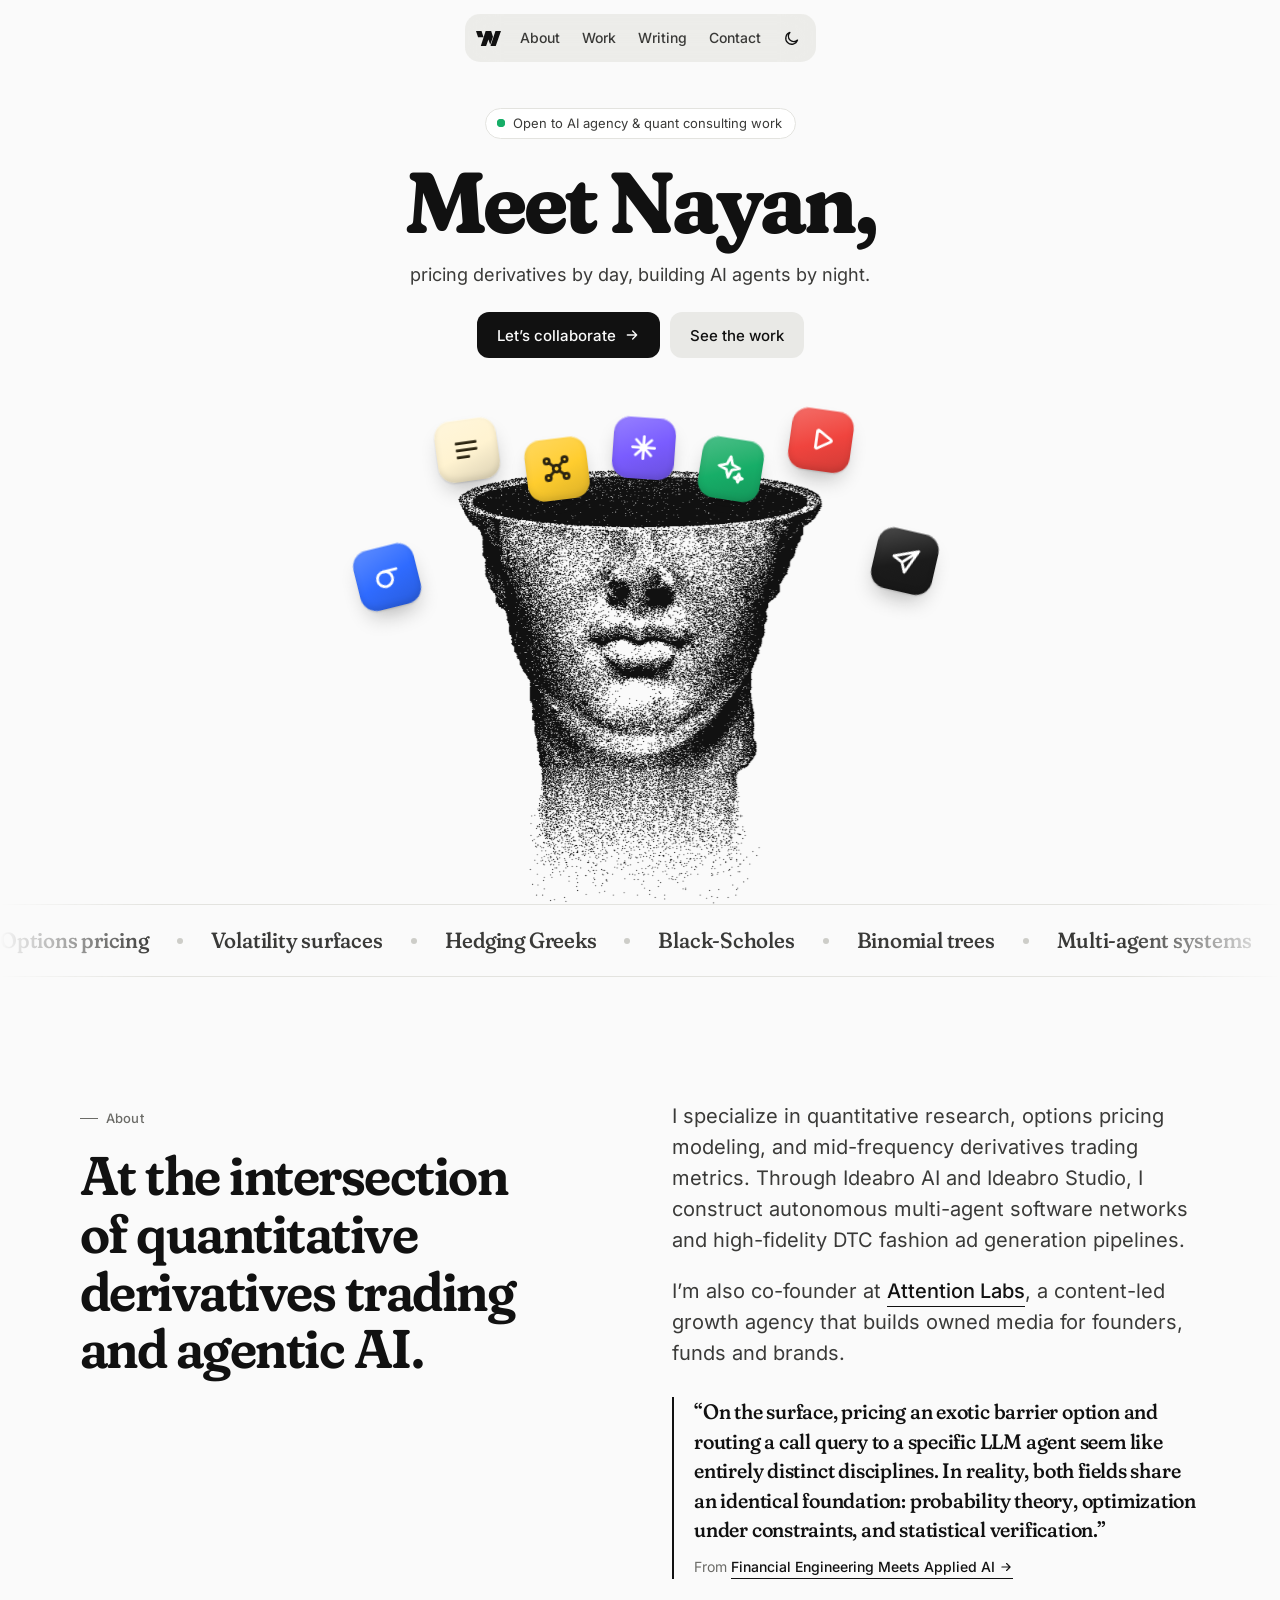
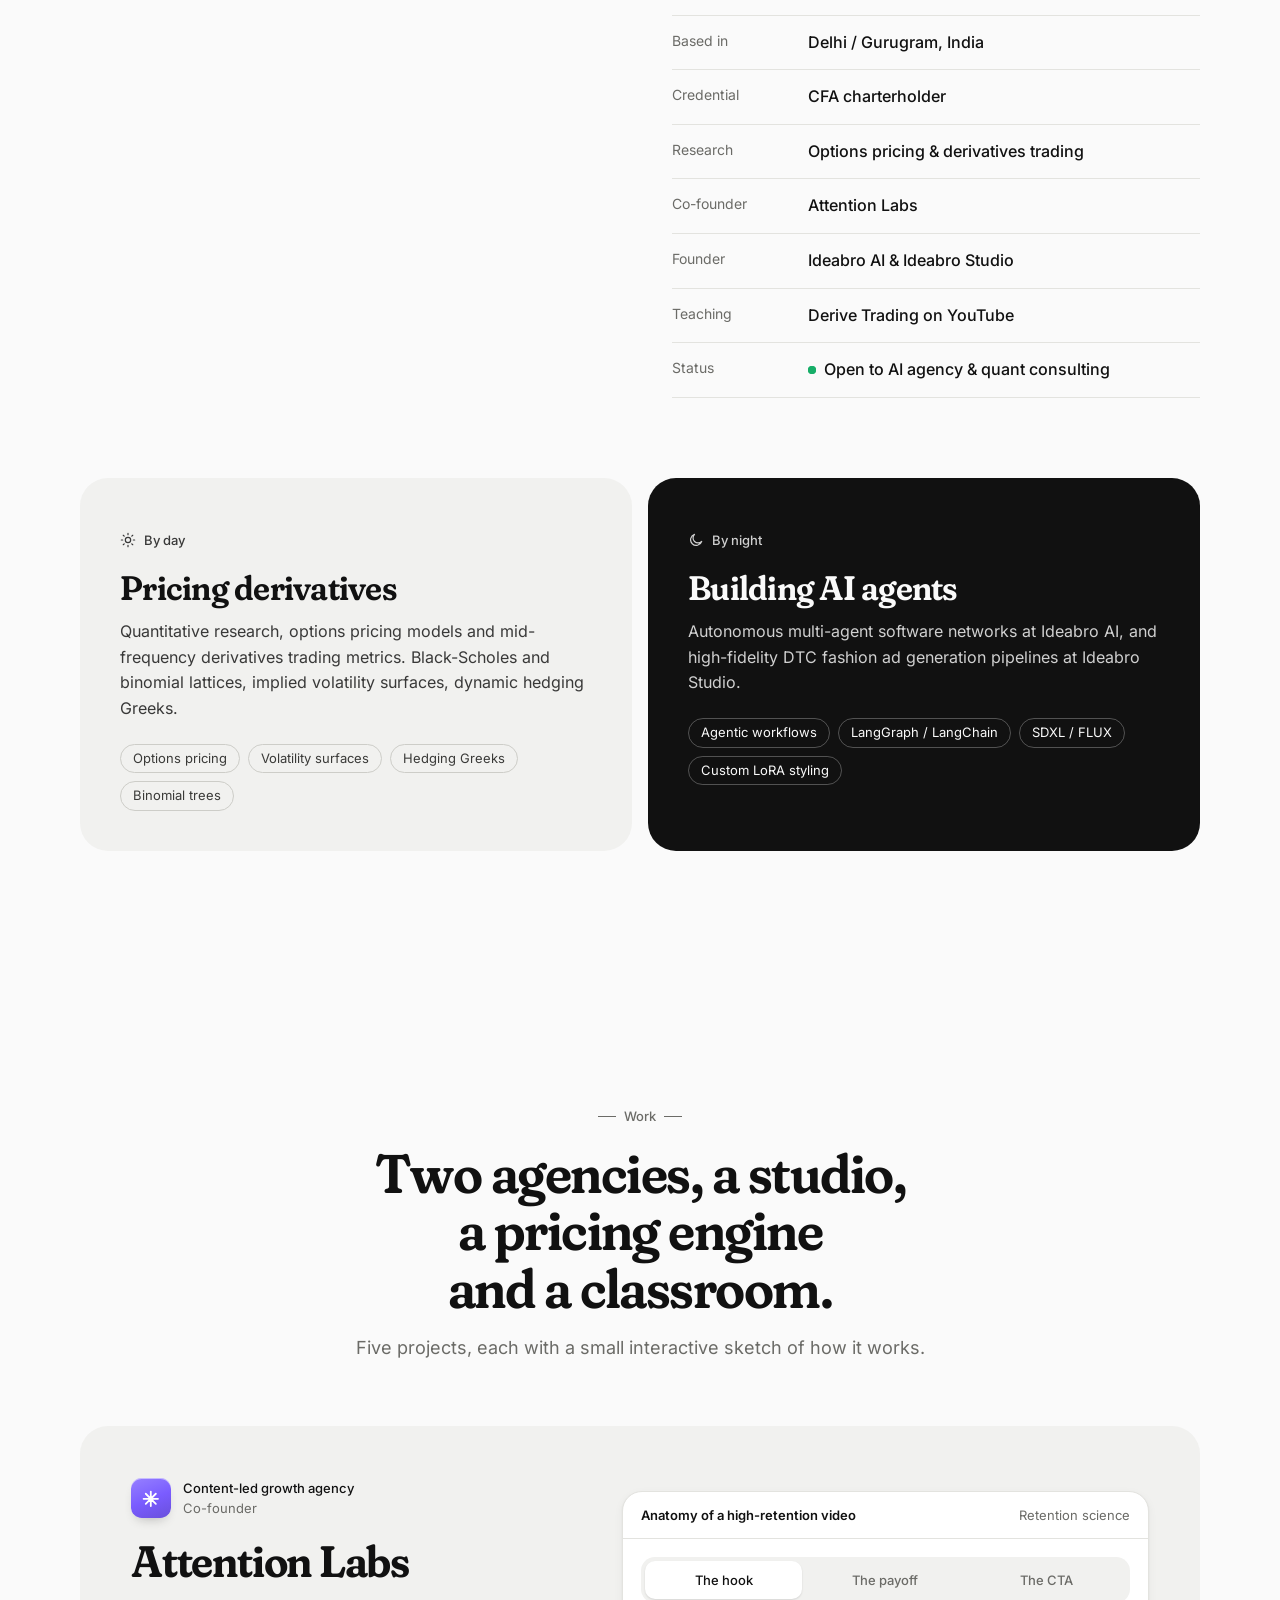
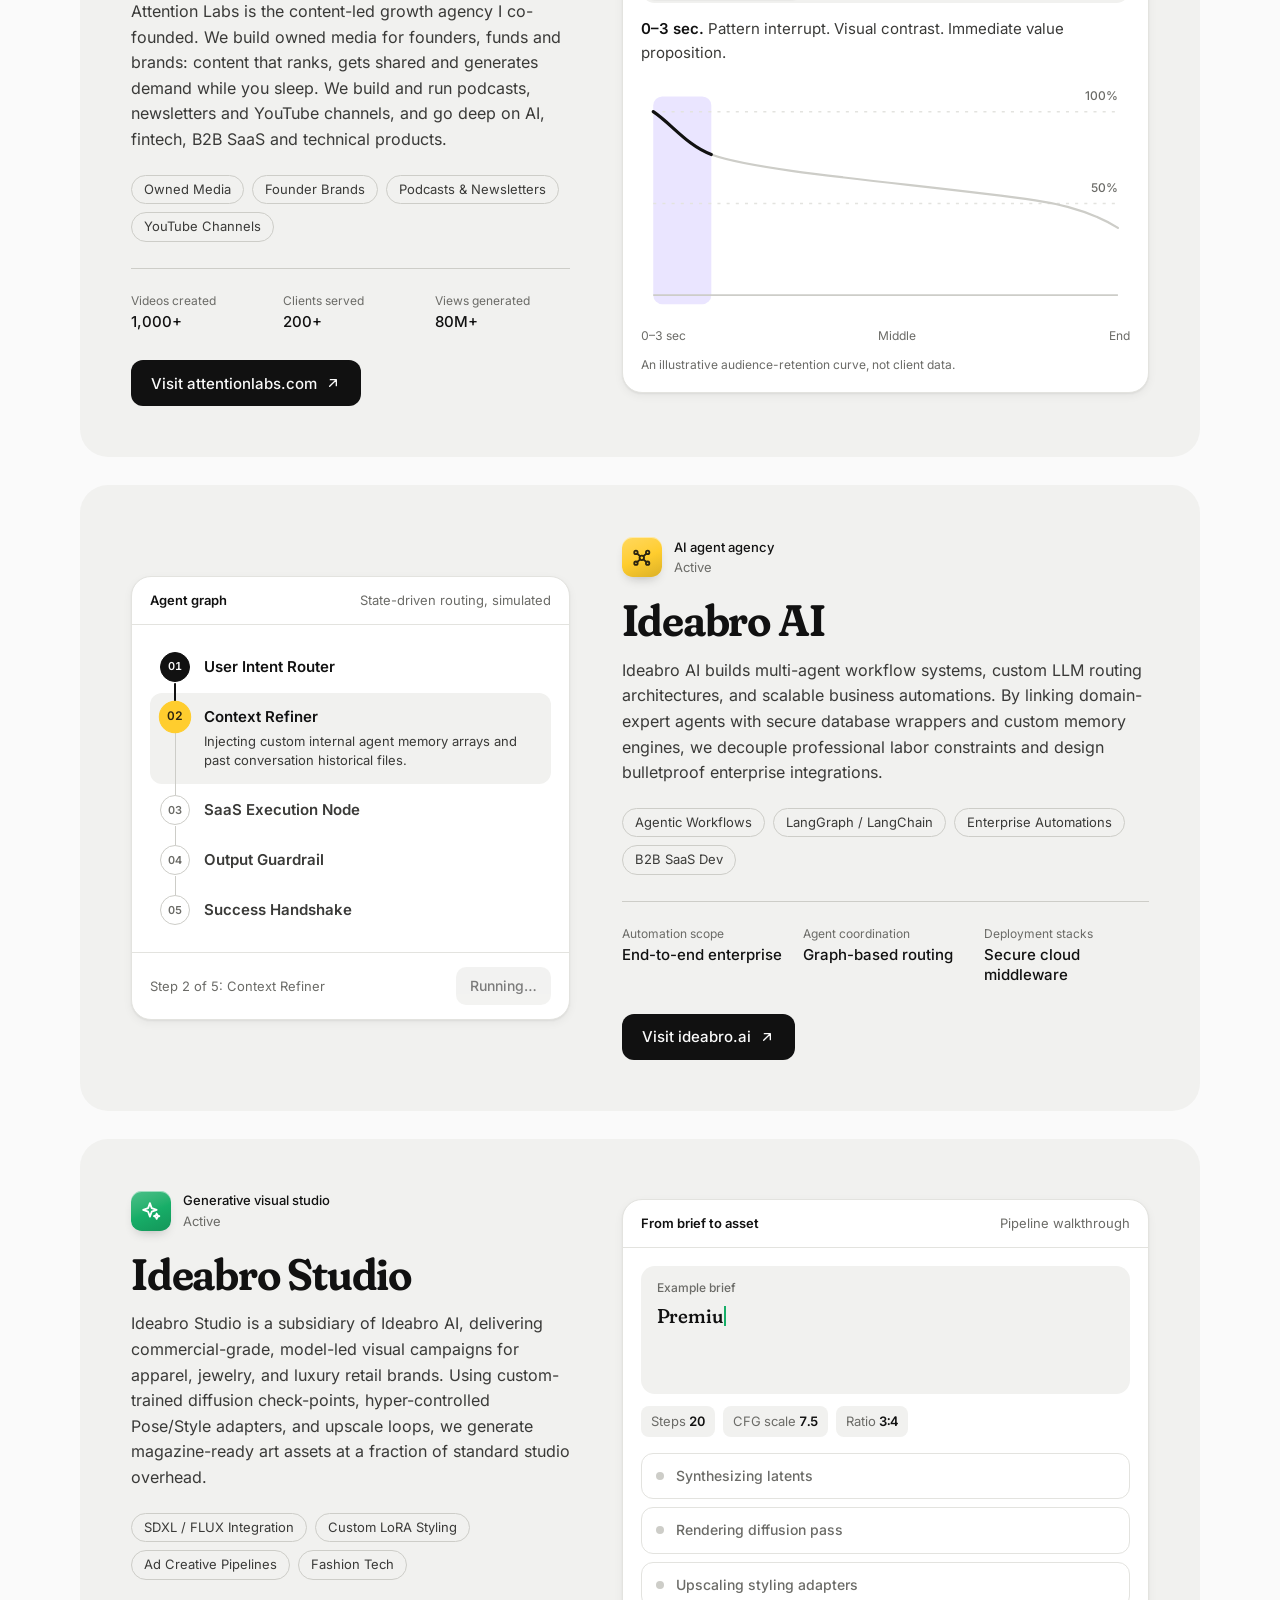
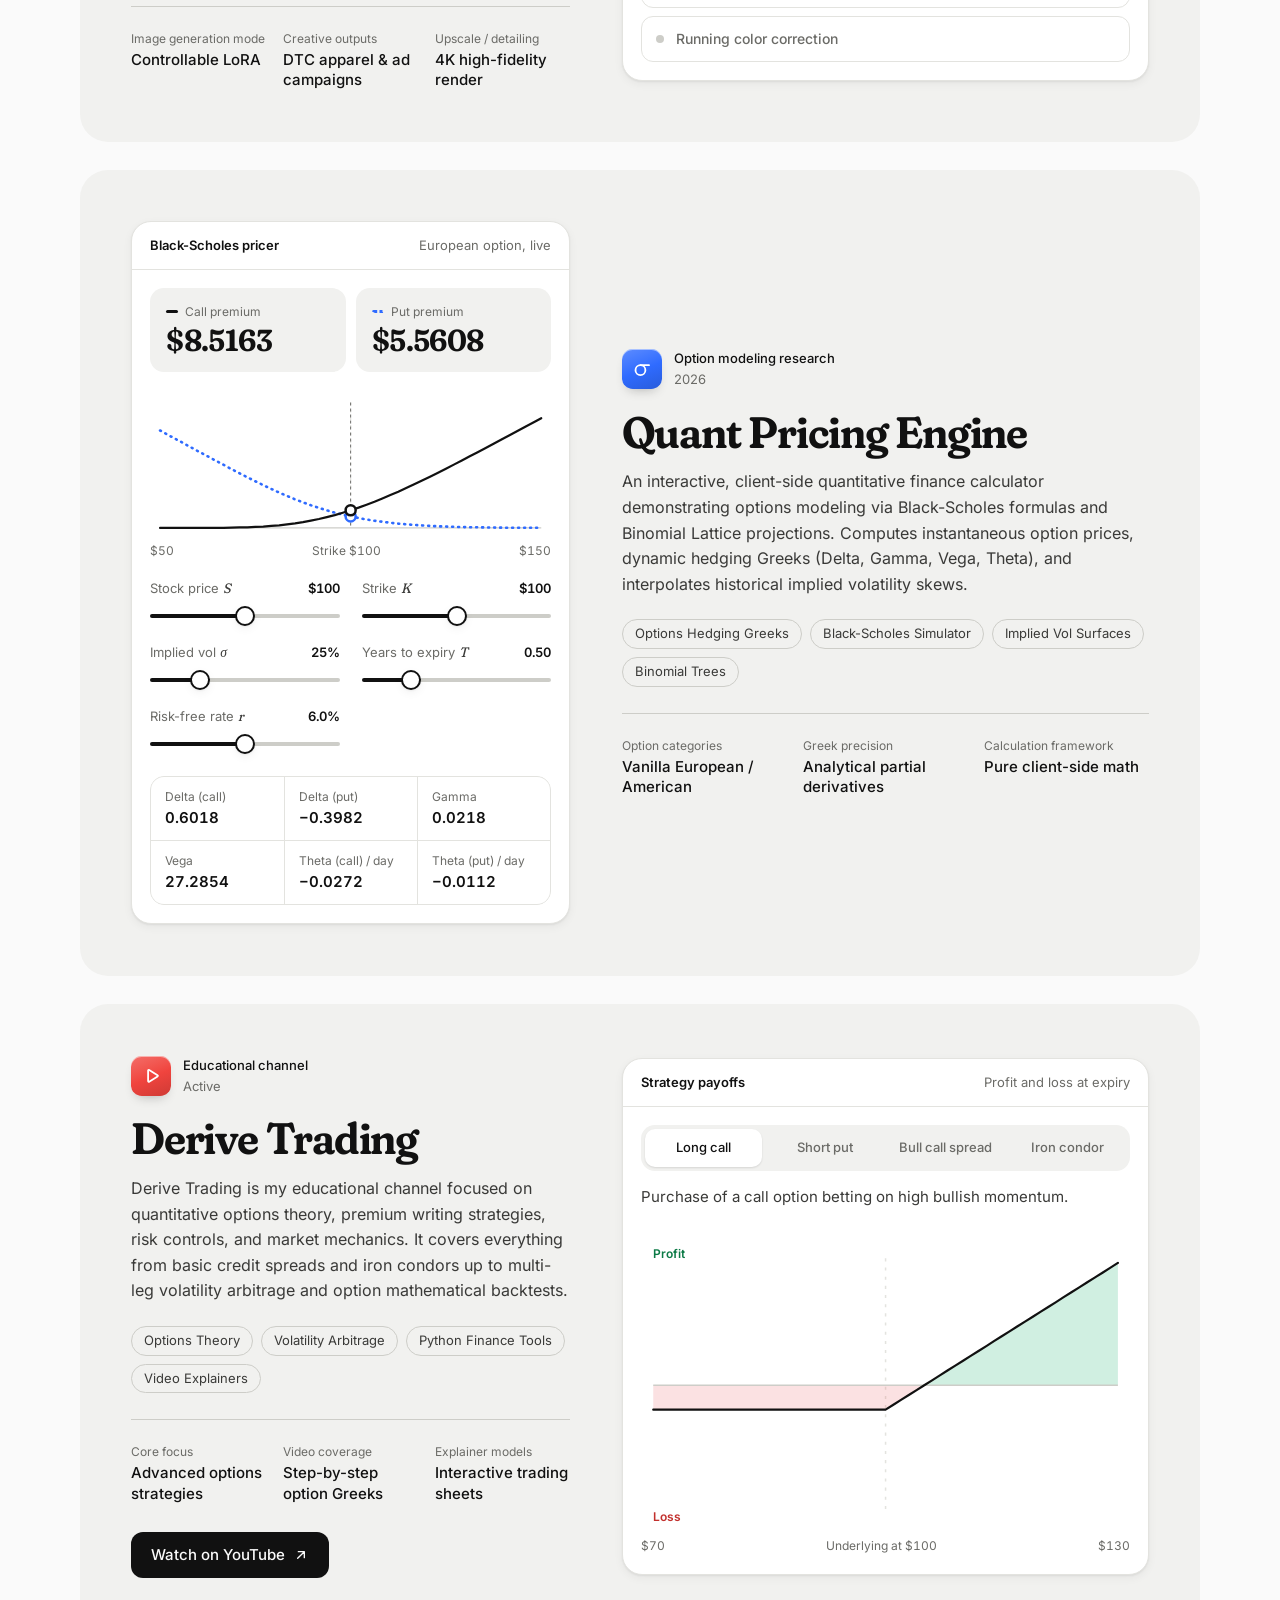
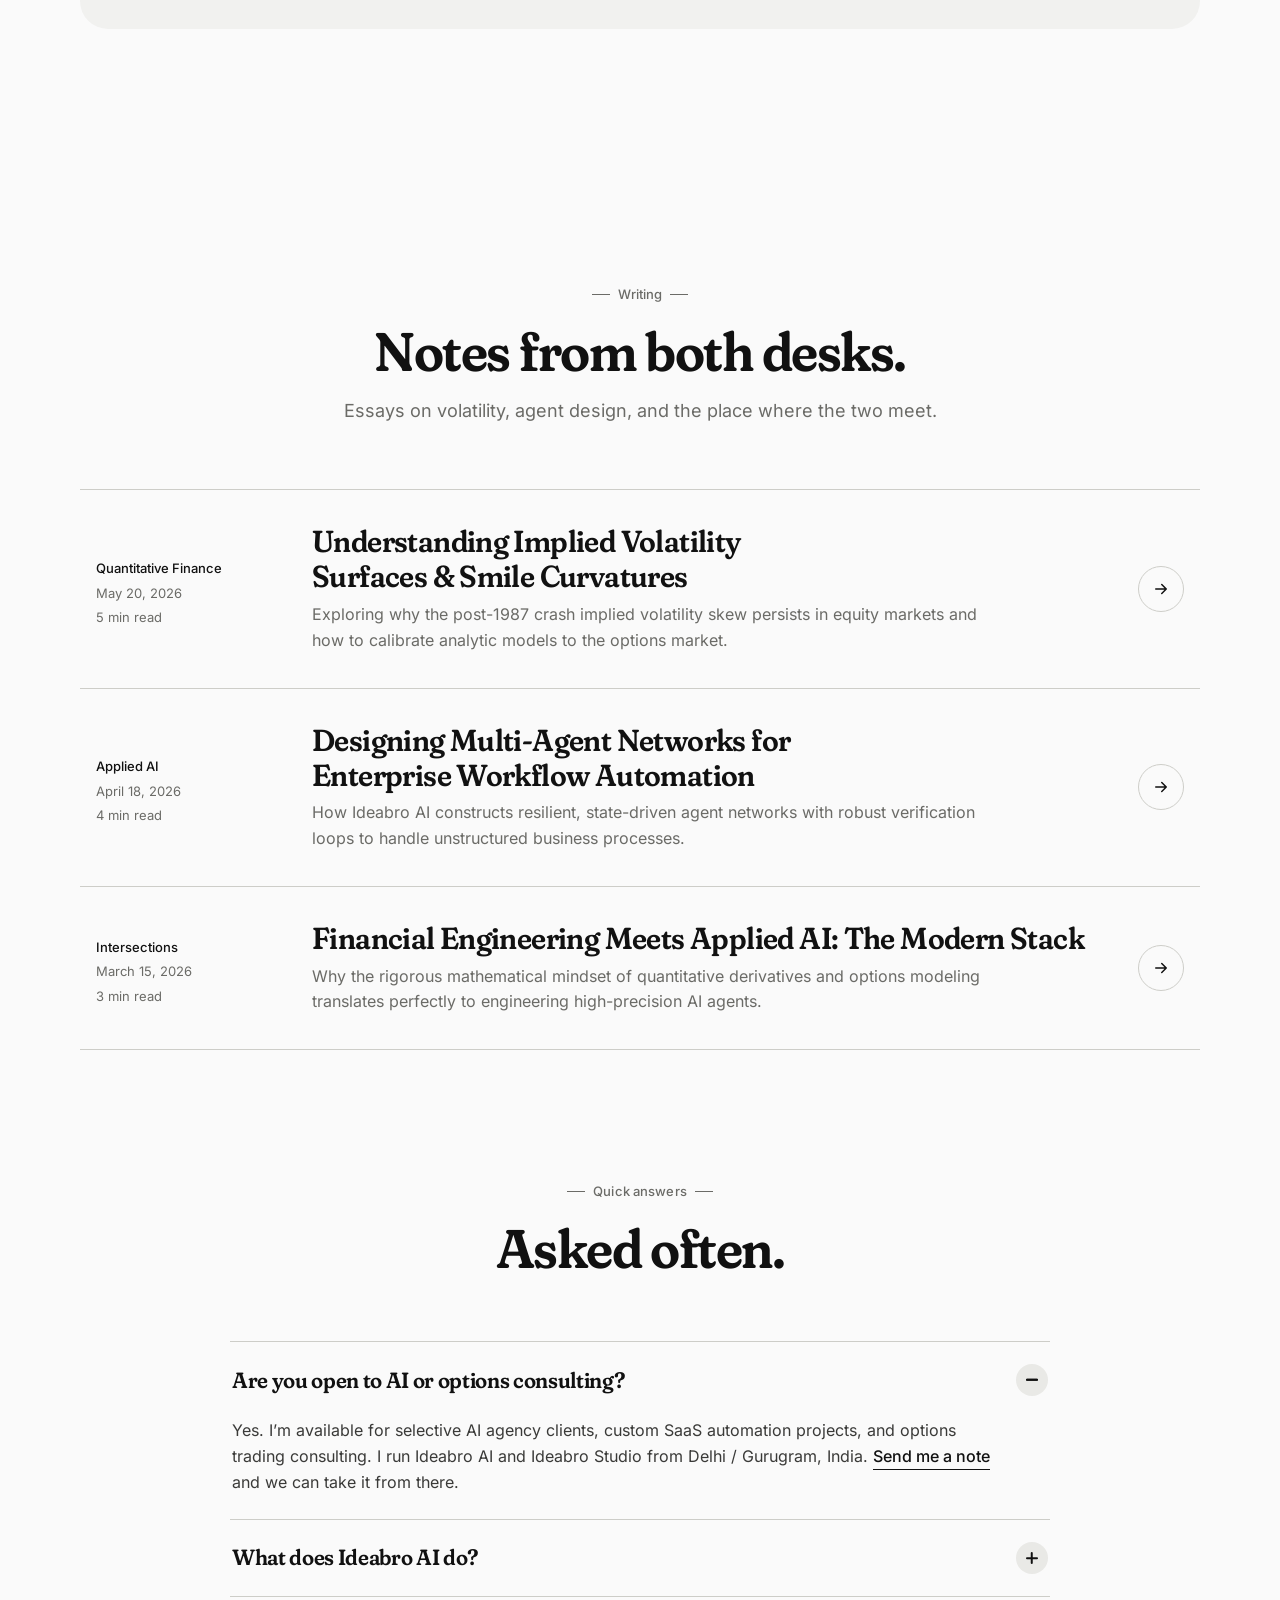
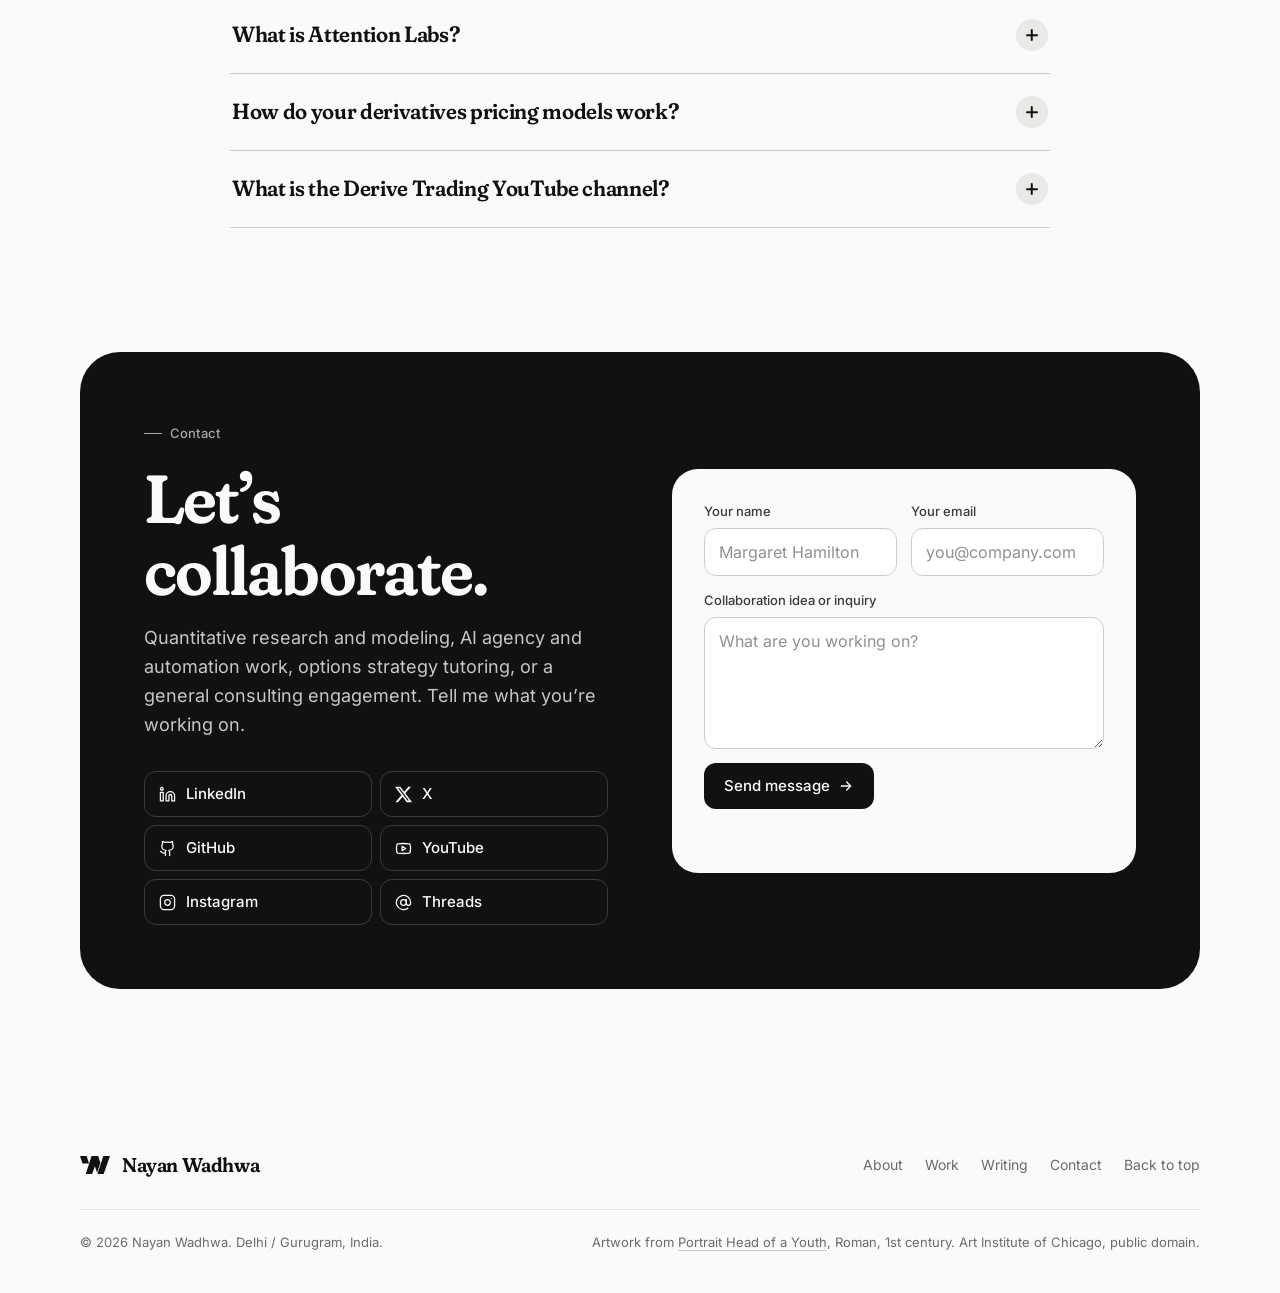
<file: index.html>
<!doctype html>
<html lang="en" data-theme="light">
<head>
  <meta charset="utf-8">
  <meta name="viewport" content="width=device-width, initial-scale=1, viewport-fit=cover">
  <title>Nayan Wadhwa, CFA | Quant researcher and founder of Ideabro AI</title>
  <meta name="description" content="Nayan Wadhwa, CFA. Pricing derivatives by day, building AI agents by night. Quantitative researcher, co-founder of Attention Labs and founder of Ideabro AI, based in Delhi / Gurugram, India.">
  <meta name="author" content="Nayan Wadhwa">
  <meta name="theme-color" content="#fafafa">
  <link rel="canonical" href="https://nayanwadhwa.com/">

  <meta property="og:type" content="website">
  <meta property="og:site_name" content="Nayan Wadhwa">
  <meta property="og:title" content="Nayan Wadhwa, CFA | Quant researcher and founder of Ideabro AI">
  <meta property="og:description" content="Pricing derivatives by day, building AI agents by night.">
  <meta property="og:url" content="https://nayanwadhwa.com/">
  <meta property="og:image" content="https://nayanwadhwa.com/assets/img/og-image.png">
  <meta property="og:image:width" content="1200">
  <meta property="og:image:height" content="630">
  <meta property="og:image:alt" content="Meet Nayan: a stippled marble head, open at the top, with colourful icons floating out of it.">
  <meta name="twitter:card" content="summary_large_image">
  <meta name="twitter:creator" content="@thenayanwadhwa">

  <link rel="icon" href="favicon.svg" type="image/svg+xml">
  <link rel="apple-touch-icon" href="assets/img/apple-touch-icon.png">
  <link rel="manifest" href="site.webmanifest">
  <link rel="preload" href="assets/fonts/fraunces-var.woff2" as="font" type="font/woff2" crossorigin>
  <link rel="preload" href="assets/fonts/inter-var.woff2" as="font" type="font/woff2" crossorigin>

  <script>
    (function (d) {
      var r = d.documentElement;
      r.classList.add('js');
      try {
        var t = localStorage.getItem('nw-theme');
        if (t === 'dark' || t === 'light') r.setAttribute('data-theme', t);
      } catch (e) {}
      // If the main script never arrives, show everything anyway.
      setTimeout(function () {
        if (!r.classList.contains('is-ready')) r.classList.add('is-ready', 'no-motion');
      }, 3000);
    })(document);
  </script>
  <link rel="stylesheet" href="assets/css/styles.css">

  <script type="application/ld+json">
  {
    "@context": "https://schema.org",
    "@graph": [
      {
        "@type": "Person",
        "@id": "https://nayanwadhwa.com/#nayan",
        "name": "Nayan Wadhwa",
        "honorificSuffix": "CFA",
        "url": "https://nayanwadhwa.com/",
        "jobTitle": "Quantitative Researcher; Co-founder, Attention Labs; Founder, Ideabro AI",
        "description": "Quantitative researcher specialising in options pricing and derivatives trading, co-founder of Attention Labs, and founder of Ideabro AI and Ideabro Studio.",
        "address": { "@type": "PostalAddress", "addressLocality": "Delhi / Gurugram", "addressCountry": "IN" },
        "worksFor": [
          { "@type": "Organization", "name": "Attention Labs", "url": "https://www.attentionlabs.com/" },
          { "@type": "Organization", "name": "Ideabro AI", "url": "https://ideabro.ai" }
        ],
        "knowsAbout": ["Quantitative research", "Options pricing", "Derivatives trading", "Implied volatility surfaces", "Agentic AI", "Multi-agent systems", "Generative AI", "Content-led growth"],
        "sameAs": [
          "https://www.linkedin.com/in/nayanwadhwa/",
          "https://x.com/thenayanwadhwa",
          "https://github.com/thenayanwadhwa",
          "https://www.youtube.com/@thenayanwadhwa",
          "https://www.instagram.com/thenayanwadhwa",
          "https://www.threads.net/@thenayanwadhwa"
        ]
      },
      {
        "@type": "WebSite",
        "@id": "https://nayanwadhwa.com/#site",
        "url": "https://nayanwadhwa.com/",
        "name": "Nayan Wadhwa",
        "author": { "@id": "https://nayanwadhwa.com/#nayan" }
      }
    ]
  }
  </script>
</head>
<body>
  <!-- Icon sprite -->
  <svg width="0" height="0" style="position:absolute" aria-hidden="true" focusable="false">
    <symbol id="i-logo" viewBox="0 0 586.7 352.5"><path fill="currentColor" d="M0 0H130.3L175.7 144.5H48ZM226.3 0H356.5L398.7 133.6 334.5 325.6 290.7 198.4 237.7 352.5H112ZM456.7 0H586.7L463.3 352.5H340.3Z"/></symbol>
    <symbol id="i-arrow" viewBox="0 0 24 24"><path fill="none" stroke="currentColor" stroke-width="2" stroke-linecap="round" stroke-linejoin="round" d="M5 12h14M13 6l6 6-6 6"/></symbol>
    <symbol id="i-out" viewBox="0 0 24 24"><path fill="none" stroke="currentColor" stroke-width="2" stroke-linecap="round" stroke-linejoin="round" d="M7 17 17 7M8 7h9v9"/></symbol>
    <symbol id="i-sun" viewBox="0 0 24 24"><circle cx="12" cy="12" r="4"/><path d="M12 2v2M12 20v2M4.9 4.9l1.4 1.4M17.7 17.7l1.4 1.4M2 12h2M20 12h2M6.3 17.7l-1.4 1.4M19.1 4.9l-1.4 1.4"/></symbol>
    <symbol id="i-moon" viewBox="0 0 24 24"><path d="M20.5 14.2A8.5 8.5 0 1 1 9.8 3.5a7 7 0 0 0 10.7 10.7z"/></symbol>
    <symbol id="t-quant" viewBox="0 0 24 24"><circle cx="10.5" cy="13.5" r="5.5"/><path d="M10.5 8H20"/></symbol>
    <symbol id="t-writing" viewBox="0 0 24 24"><path d="M5 7h14M5 12h14M5 17h8"/></symbol>
    <symbol id="t-agents" viewBox="0 0 24 24"><path d="M10.2 10.3 6.9 7.3M13.8 10.3l3.3-3M10.2 13.7l-3.3 3M13.8 13.7l3.3 3"/><circle cx="12" cy="12" r="2.5"/><circle cx="5.5" cy="6" r="1.9"/><circle cx="18.5" cy="6" r="1.9"/><circle cx="5.5" cy="18" r="1.9"/><circle cx="18.5" cy="18" r="1.9"/></symbol>
    <symbol id="t-attention" viewBox="0 0 24 24"><path d="M12 4v16M4 12h16M6.4 6.4l11.2 11.2M17.6 6.4 6.4 17.6"/></symbol>
    <symbol id="t-studio" viewBox="0 0 24 24"><path class="fill" d="M11 3.5 13 9l5.5 2L13 13l-2 5.5L9 13l-5.5-2L9 9zM18.5 15l.9 2.1 2.1.9-2.1.9-.9 2.1-.9-2.1-2.1-.9 2.1-.9z"/></symbol>
    <symbol id="t-derive" viewBox="0 0 24 24"><path class="fill" d="M9 6.2v11.6a.8.8 0 0 0 1.2.7l9.3-5.8a.8.8 0 0 0 0-1.4l-9.3-5.8a.8.8 0 0 0-1.2.7z"/></symbol>
    <symbol id="t-contact" viewBox="0 0 24 24"><path d="M20.5 3.5 13.6 20.3l-3.2-6.7-6.7-3.2zM10.4 13.6l10.1-10.1"/></symbol>
    <symbol id="s-linkedin" viewBox="0 0 24 24"><g fill="none" stroke="currentColor" stroke-width="1.8" stroke-linecap="round" stroke-linejoin="round"><path d="M16 8a6 6 0 0 1 6 6v7h-4v-7a2 2 0 0 0-4 0v7h-4v-7a6 6 0 0 1 6-6z"/><rect width="4" height="12" x="2" y="9"/><circle cx="4" cy="4" r="2"/></g></symbol>
    <symbol id="s-x" viewBox="0 0 24 24"><path fill="currentColor" d="M18.901 1.153h3.68l-8.04 9.19L24 22.846h-7.406l-5.8-7.584-6.638 7.584H.474l8.6-9.83L0 1.154h7.594l5.243 6.932ZM17.61 20.644h2.039L6.486 3.24H4.298Z"/></symbol>
    <symbol id="s-github" viewBox="0 0 24 24"><g fill="none" stroke="currentColor" stroke-width="1.8" stroke-linecap="round" stroke-linejoin="round"><path d="M15 22v-4a4.8 4.8 0 0 0-1-3.5c3 0 6-2 6-5.5.08-1.25-.27-2.48-1-3.5.28-1.15.28-2.35 0-3.5 0 0-1 0-3 1.5-2.64-.5-5.36-.5-8 0C6 2 5 2 5 2c-.3 1.15-.3 2.35 0 3.5A5.403 5.403 0 0 0 4 9c0 3.5 3 5.5 6 5.5-.39.49-.68 1.05-.85 1.65-.17.6-.22 1.23-.15 1.85v4"/><path d="M9 18c-4.51 2-5-2-7-2"/></g></symbol>
    <symbol id="s-youtube" viewBox="0 0 24 24"><g fill="none" stroke="currentColor" stroke-width="1.8" stroke-linecap="round" stroke-linejoin="round"><path d="M2.5 17a24.12 24.12 0 0 1 0-10 2 2 0 0 1 1.4-1.4 49.56 49.56 0 0 1 16.2 0A2 2 0 0 1 21.5 7a24.12 24.12 0 0 1 0 10 2 2 0 0 1-1.4 1.4 49.55 49.55 0 0 1-16.2 0A2 2 0 0 1 2.5 17"/><path d="m10 15 5-3-5-3z"/></g></symbol>
    <symbol id="s-instagram" viewBox="0 0 24 24"><g fill="none" stroke="currentColor" stroke-width="1.8" stroke-linecap="round" stroke-linejoin="round"><rect width="20" height="20" x="2" y="2" rx="5" ry="5"/><path d="M16 11.37A4 4 0 1 1 12.63 8 4 4 0 0 1 16 11.37z"/><path d="M17.5 6.5h.01"/></g></symbol>
    <symbol id="s-threads" viewBox="0 0 24 24"><g fill="none" stroke="currentColor" stroke-width="1.8" stroke-linecap="round" stroke-linejoin="round"><circle cx="12" cy="12" r="4"/><path d="M16 8v5a3 3 0 0 0 6 0v-1a10 10 0 1 0-4 8"/></g></symbol>
  </svg>

  <a class="skip" href="#main">Skip to content</a>

  <header class="nav" data-nav>
    <nav class="nav__pill" aria-label="Primary">
      <a class="nav__logo" href="#top" aria-label="Nayan Wadhwa, back to top">
        <svg aria-hidden="true"><use href="#i-logo"/></svg>
      </a>
      <ul class="nav__links">
        <li><a href="#about">About</a></li>
        <li><a href="#work">Work</a></li>
        <li><a href="#writing">Writing</a></li>
        <li><a href="#contact">Contact</a></li>
        <li class="nav__thumb" aria-hidden="true"></li>
      </ul>
      <button class="nav__theme" type="button" data-theme-toggle aria-pressed="false" aria-label="Switch to dark theme">
        <svg class="i-moon" aria-hidden="true"><use href="#i-moon"/></svg>
        <svg class="i-sun" aria-hidden="true"><use href="#i-sun"/></svg>
      </button>
    </nav>
  </header>

  <main id="main">
    <!-- Hero -->
    <section class="hero" id="top">
      <p class="hero__status" data-enter style="--i:0"><span class="dot" aria-hidden="true"></span>Open to AI agency &amp; quant consulting work</p>

      <h1 class="hero__title">
        <span data-enter style="--i:1">Meet</span>
        <span data-enter style="--i:2">Nayan<span class="sr-only"> Wadhwa, CFA</span>,</span>
      </h1>

      <div class="hero__sub" data-enter style="--i:3">
        <p class="sr-only">Pricing derivatives by day, building AI agents by night. Quant researcher, CFA charterholder, co-founder of Attention Labs and founder of Ideabro AI.</p>
        <div class="rotator" data-rotator aria-hidden="true">
          <span class="rotator__item is-active">pricing derivatives by day, building AI agents by night.</span>
          <span class="rotator__item">quant researcher, CFA charterholder and founder of Ideabro AI.</span>
          <span class="rotator__item">co-founder of Attention Labs, a content-led growth agency.</span>
          <span class="rotator__item">at the intersection of quantitative derivatives trading and agentic AI.</span>
        </div>
      </div>

      <div class="hero__cta" data-enter style="--i:4">
        <a class="btn btn--primary" href="#contact">Let’s collaborate <svg aria-hidden="true"><use href="#i-arrow"/></svg></a>
        <a class="btn btn--quiet" href="#work">See the work</a>
      </div>

      <div class="mind" data-mind>
        <div class="mind__stage">
          <img class="mind__head mind__head--light" src="assets/img/head-light-500.webp"
               srcset="assets/img/head-light-500.webp 500w, assets/img/head-light-1000.webp 1000w"
               sizes="(min-width: 760px) 440px, 68vw" width="1000" height="1150"
               alt="A stippled classical marble head, open at the top, with ideas floating out of it."
               fetchpriority="high" decoding="async" draggable="false">
          <img class="mind__head mind__head--dark" src="assets/img/head-dark-500.webp"
               srcset="assets/img/head-dark-500.webp 500w, assets/img/head-dark-1000.webp 1000w"
               sizes="(min-width: 760px) 440px, 68vw" width="1000" height="1150"
               alt="A stippled classical marble head, open at the top, with ideas floating out of it."
               loading="lazy" decoding="async" draggable="false">

          <ul aria-label="What’s on Nayan’s mind">
            <li class="slot" style="--x:12;--y:38;--xm:7;--ym:33;--depth:1.3">
              <a class="tile" href="#pricing-engine" style="--r:-14deg;--i:0;--dur:6.2s">
                <span class="tile__face t-quant"><svg aria-hidden="true"><use href="#t-quant"/></svg></span>
                <span class="tile__tip">Quant Pricing Engine</span>
              </a>
            </li>
            <li class="slot" style="--x:24;--y:14;--xm:18;--ym:15;--depth:0.85">
              <a class="tile" href="#writing" style="--r:-8deg;--i:1;--dur:7.1s;--delay:-2s">
                <span class="tile__face t-writing"><svg aria-hidden="true"><use href="#t-writing"/></svg></span>
                <span class="tile__tip">Writing</span>
              </a>
            </li>
            <li class="slot" style="--x:37.5;--y:17.5;--xm:31;--ym:31.5;--depth:0.5">
              <a class="tile" href="#ideabro-ai" style="--r:-7deg;--i:2;--dur:5.6s;--delay:-1s">
                <span class="tile__face t-agents"><svg aria-hidden="true"><use href="#t-agents"/></svg></span>
                <span class="tile__tip">Ideabro AI</span>
              </a>
            </li>
            <li class="slot" style="--x:50.5;--y:13.5;--xm:50;--ym:29.5;--depth:0.35">
              <a class="tile" href="#attention-labs" style="--r:4deg;--i:3;--dur:6.8s;--delay:-3s">
                <span class="tile__face t-attention"><svg aria-hidden="true"><use href="#t-attention"/></svg></span>
                <span class="tile__tip">Attention Labs</span>
              </a>
            </li>
            <li class="slot" style="--x:63.5;--y:17.5;--xm:69;--ym:31.5;--depth:0.5">
              <a class="tile" href="#ideabro-studio" style="--r:9deg;--i:4;--dur:5.9s;--delay:-4s">
                <span class="tile__face t-studio"><svg aria-hidden="true"><use href="#t-studio"/></svg></span>
                <span class="tile__tip">Ideabro Studio</span>
              </a>
            </li>
            <li class="slot" style="--x:77;--y:12;--xm:82;--ym:13.5;--depth:0.85">
              <a class="tile" href="#derive-trading" style="--r:8deg;--i:5;--dur:7.4s;--delay:-1.5s">
                <span class="tile__face t-derive"><svg aria-hidden="true"><use href="#t-derive"/></svg></span>
                <span class="tile__tip">Derive Trading</span>
              </a>
            </li>
            <li class="slot" style="--x:89.5;--y:35;--xm:93;--ym:31;--depth:1.3">
              <a class="tile" href="#contact" style="--r:13deg;--i:6;--dur:6.5s;--delay:-2.5s">
                <span class="tile__face t-contact"><svg aria-hidden="true"><use href="#t-contact"/></svg></span>
                <span class="tile__tip">Say hello</span>
              </a>
            </li>
          </ul>
        </div>
      </div>
    </section>

    <!-- Marquee -->
    <div class="marquee" aria-hidden="true">
      <div class="marquee__track">
        <span>Options pricing</span><i></i><span>Volatility surfaces</span><i></i><span>Hedging Greeks</span><i></i><span>Black-Scholes</span><i></i><span>Binomial trees</span><i></i><span>Multi-agent systems</span><i></i><span>LangGraph</span><i></i><span>LLM routing</span><i></i><span>Diffusion pipelines</span><i></i><span>Custom LoRA</span><i></i><span>Volatility arbitrage</span><i></i><span>Python</span><i></i><span>Content-led growth</span><i></i><span>Owned media</span><i></i>
      </div>
      <div class="marquee__track" aria-hidden="true">
        <span>Options pricing</span><i></i><span>Volatility surfaces</span><i></i><span>Hedging Greeks</span><i></i><span>Black-Scholes</span><i></i><span>Binomial trees</span><i></i><span>Multi-agent systems</span><i></i><span>LangGraph</span><i></i><span>LLM routing</span><i></i><span>Diffusion pipelines</span><i></i><span>Custom LoRA</span><i></i><span>Volatility arbitrage</span><i></i><span>Python</span><i></i><span>Content-led growth</span><i></i><span>Owned media</span><i></i>
      </div>
    </div>

    <!-- About -->
    <section class="section" id="about" aria-labelledby="about-title">
      <div class="wrap about__grid">
        <div class="about__intro" data-reveal>
          <p class="eyebrow">About</p>
          <h2 class="display" id="about-title">At the intersection of quantitative derivatives trading and agentic AI.</h2>
        </div>

        <div data-reveal style="--i:1">
          <p class="about__lead">I specialize in quantitative research, options pricing modeling, and mid-frequency derivatives trading metrics. Through Ideabro AI and Ideabro Studio, I construct autonomous multi-agent software networks and high-fidelity DTC fashion ad generation pipelines.</p>
          <p class="about__lead">I’m also co-founder at <a class="link" href="https://www.attentionlabs.com/" target="_blank" rel="noopener">Attention Labs</a>, a content-led growth agency that builds owned media for founders, funds and brands.</p>

          <blockquote class="pull">
            <p>“On the surface, pricing an exotic barrier option and routing a call query to a specific LLM agent seem like entirely distinct disciplines. In reality, both fields share an identical foundation: probability theory, optimization under constraints, and statistical verification.”</p>
            <footer>From <a class="link" href="writing/quant-ai-convergence.html">Financial Engineering Meets Applied AI <svg aria-hidden="true"><use href="#i-arrow"/></svg></a></footer>
          </blockquote>

          <dl class="facts">
            <div><dt>Based in</dt><dd>Delhi / Gurugram, India</dd></div>
            <div><dt>Credential</dt><dd>CFA charterholder</dd></div>
            <div><dt>Research</dt><dd>Options pricing &amp; derivatives trading</dd></div>
            <div><dt>Co-founder</dt><dd>Attention Labs</dd></div>
            <div><dt>Founder</dt><dd>Ideabro AI &amp; Ideabro Studio</dd></div>
            <div><dt>Teaching</dt><dd>Derive Trading on YouTube</dd></div>
            <div><dt>Status</dt><dd><span class="dot" aria-hidden="true"></span>Open to AI agency &amp; quant consulting</dd></div>
          </dl>
        </div>
      </div>

      <div class="wrap duo">
        <article class="duo__card" data-reveal>
          <p class="duo__when"><svg aria-hidden="true"><use href="#i-sun"/></svg>By day</p>
          <h3>Pricing derivatives</h3>
          <p>Quantitative research, options pricing models and mid-frequency derivatives trading metrics. Black-Scholes and binomial lattices, implied volatility surfaces, dynamic hedging Greeks.</p>
          <ul class="chips" aria-label="Topics">
            <li>Options pricing</li><li>Volatility surfaces</li><li>Hedging Greeks</li><li>Binomial trees</li>
          </ul>
        </article>
        <article class="duo__card duo__card--night" data-reveal style="--i:1">
          <p class="duo__when"><svg aria-hidden="true"><use href="#i-moon"/></svg>By night</p>
          <h3>Building AI agents</h3>
          <p>Autonomous multi-agent software networks at Ideabro AI, and high-fidelity DTC fashion ad generation pipelines at Ideabro Studio.</p>
          <ul class="chips" aria-label="Topics">
            <li>Agentic workflows</li><li>LangGraph / LangChain</li><li>SDXL / FLUX</li><li>Custom LoRA styling</li>
          </ul>
        </article>
      </div>
    </section>

    <!-- Work -->
    <section class="section" id="work" aria-labelledby="work-title">
      <div class="wrap">
        <header class="section__head" data-reveal>
          <p class="eyebrow">Work</p>
          <h2 class="display" id="work-title">Two agencies, a studio, a pricing engine and a classroom.</h2>
          <p class="section__lede">Five projects, each with a small interactive sketch of how it works.</p>
        </header>

        <div class="projects">
          <!-- Attention Labs -->
          <article class="project" id="attention-labs" data-reveal>
            <div class="project__info">
              <p class="project__meta"><span class="tile__face t-attention"><svg aria-hidden="true"><use href="#t-attention"/></svg></span><span><b>Content-led growth agency</b>Co-founder</span></p>
              <h3>Attention Labs</h3>
              <p class="project__text">Attention Labs is the content-led growth agency I co-founded. We build owned media for founders, funds and brands: content that ranks, gets shared and generates demand while you sleep. We build and run podcasts, newsletters and YouTube channels, and go deep on AI, fintech, B2B SaaS and technical products.</p>
              <ul class="chips" aria-label="Focus areas">
                <li>Owned Media</li><li>Founder Brands</li><li>Podcasts &amp; Newsletters</li><li>YouTube Channels</li>
              </ul>
              <dl class="specs">
                <div><dt>Videos created</dt><dd>1,000+</dd></div>
                <div><dt>Clients served</dt><dd>200+</dd></div>
                <div><dt>Views generated</dt><dd>80M+</dd></div>
              </dl>
              <p class="project__cta"><a class="btn btn--primary" href="https://www.attentionlabs.com/" target="_blank" rel="noopener">Visit attentionlabs.com <svg class="i-out" aria-hidden="true"><use href="#i-out"/></svg></a></p>
            </div>

            <div class="demo" data-retention>
              <div class="demo__bar"><b>Anatomy of a high-retention video</b><span>Retention science</span></div>
              <div class="demo__body">
                <div class="segmented segmented--3" role="group" aria-label="Part of the video">
                  <button type="button" data-phase="hook" aria-pressed="true">The hook</button>
                  <button type="button" data-phase="payoff" aria-pressed="false">The payoff</button>
                  <button type="button" data-phase="cta" aria-pressed="false">The CTA</button>
                </div>
                <p class="payoff__desc" id="retention-desc" data-retention-desc aria-live="polite"><b>0–3 sec.</b> Pattern interrupt. Visual contrast. Immediate value proposition.</p>
                <figure class="plot">
                  <div class="plot__canvas">
                  <svg class="chart" viewBox="0 0 320 160" role="img" aria-labelledby="retention-desc">
                    <rect class="band" data-band x="8" y="14" width="38" height="136" rx="6"/>
                    <line class="grid" x1="8" y1="24" x2="312" y2="24"/>
                    <line class="grid" x1="8" y1="84" x2="312" y2="84"/>
                    <line class="axis" x1="8" y1="144" x2="312" y2="144"/>
                    <path class="curve curve--ghost" d="M8 24C20 32 30 46 46 52C78 64 190 72 258 82C276 84.6 296 90 312 100"/>
                    <path class="curve seg is-on" data-seg="hook" d="M8 24C20 32 30 46 46 52"/>
                    <path class="curve seg" data-seg="payoff" d="M46 52C78 64 190 72 258 82"/>
                    <path class="curve seg" data-seg="cta" d="M258 82C276 84.6 296 90 312 100"/>
                  </svg>
                  <span class="plot__tag plot__tag--y" style="top:15%" aria-hidden="true">100%</span>
                  <span class="plot__tag plot__tag--y" style="top:52.5%" aria-hidden="true">50%</span>
                  </div>
                  <figcaption class="plot__axis"><span>0–3 sec</span><span>Middle</span><span>End</span></figcaption>
                </figure>
                <p class="demo__note">An illustrative audience-retention curve, not client data.</p>
              </div>
            </div>
          </article>

          <!-- Ideabro AI -->
          <article class="project" id="ideabro-ai" data-reveal>
            <div class="project__info">
              <p class="project__meta"><span class="tile__face t-agents"><svg aria-hidden="true"><use href="#t-agents"/></svg></span><span><b>AI agent agency</b>Active</span></p>
              <h3>Ideabro AI</h3>
              <p class="project__text">Ideabro AI builds multi-agent workflow systems, custom LLM routing architectures, and scalable business automations. By linking domain-expert agents with secure database wrappers and custom memory engines, we decouple professional labor constraints and design bulletproof enterprise integrations.</p>
              <ul class="chips" aria-label="Focus areas">
                <li>Agentic Workflows</li><li>LangGraph / LangChain</li><li>Enterprise Automations</li><li>B2B SaaS Dev</li>
              </ul>
              <dl class="specs">
                <div><dt>Automation scope</dt><dd>End-to-end enterprise</dd></div>
                <div><dt>Agent coordination</dt><dd>Graph-based routing</dd></div>
                <div><dt>Deployment stacks</dt><dd>Secure cloud middleware</dd></div>
              </dl>
              <p class="project__cta"><a class="btn btn--primary" href="https://ideabro.ai" target="_blank" rel="noopener">Visit ideabro.ai <svg class="i-out" aria-hidden="true"><use href="#i-out"/></svg></a></p>
            </div>

            <div class="demo" data-graph>
              <div class="demo__bar"><b>Agent graph</b><span>State-driven routing, simulated</span></div>
              <div class="demo__body">
                <ol class="steps is-static">
                  <li class="step" data-name="User Intent Router"><span class="step__n">01</span><div><b>User Intent Router</b><p><span>Extracting semantic tokens and intent models using high-throughput routers.</span></p></div></li>
                  <li class="step" data-name="Context Refiner"><span class="step__n">02</span><div><b>Context Refiner</b><p><span>Injecting custom internal agent memory arrays and past conversation historical files.</span></p></div></li>
                  <li class="step" data-name="SaaS Execution Node"><span class="step__n">03</span><div><b>SaaS Execution Node</b><p><span>Querying B2B database endpoints and orchestrating client workflow integrations.</span></p></div></li>
                  <li class="step" data-name="Output Guardrail"><span class="step__n">04</span><div><b>Output Guardrail</b><p><span>Running deterministic validation loops and checking formats against strict schemas.</span></p></div></li>
                  <li class="step" data-name="Success Handshake"><span class="step__n">05</span><div><b>Success Handshake</b><p><span>Delivering fully compiled outputs back to the central enterprise server.</span></p></div></li>
                </ol>
              </div>
              <div class="demo__foot">
                <span data-graph-status>Workflow ready</span>
                <button class="btn btn--quiet btn--small" type="button" data-graph-run>Run the graph</button>
              </div>
            </div>
          </article>

          <!-- Ideabro Studio -->
          <article class="project" id="ideabro-studio" data-reveal>
            <div class="project__info">
              <p class="project__meta"><span class="tile__face t-studio"><svg aria-hidden="true"><use href="#t-studio"/></svg></span><span><b>Generative visual studio</b>Active</span></p>
              <h3>Ideabro Studio</h3>
              <p class="project__text">Ideabro Studio is a subsidiary of Ideabro AI, delivering commercial-grade, model-led visual campaigns for apparel, jewelry, and luxury retail brands. Using custom-trained diffusion check-points, hyper-controlled Pose/Style adapters, and upscale loops, we generate magazine-ready art assets at a fraction of standard studio overhead.</p>
              <ul class="chips" aria-label="Focus areas">
                <li>SDXL / FLUX Integration</li><li>Custom LoRA Styling</li><li>Ad Creative Pipelines</li><li>Fashion Tech</li>
              </ul>
              <dl class="specs">
                <div><dt>Image generation mode</dt><dd>Controllable LoRA</dd></div>
                <div><dt>Creative outputs</dt><dd>DTC apparel &amp; ad campaigns</dd></div>
                <div><dt>Upscale / detailing</dt><dd>4K high-fidelity render</dd></div>
              </dl>
            </div>

            <div class="demo" data-studio>
              <div class="demo__bar"><b>From brief to asset</b><span>Pipeline walkthrough</span></div>
              <div class="demo__body">
                <p class="brief"><small>Example brief</small><span data-brief>Premium linen summer jacket worn by a male model on a New Delhi sunset terrace</span><span class="caret" aria-hidden="true"></span></p>
                <ul class="params" aria-label="Render settings">
                  <li>Steps <b>20</b></li><li>CFG scale <b>7.5</b></li><li>Ratio <b>3:4</b></li>
                </ul>
                <ol class="pipe" aria-label="Pipeline stages">
                  <li><i></i><span>Synthesizing latents</span></li>
                  <li><i></i><span>Rendering diffusion pass</span></li>
                  <li><i></i><span>Upscaling styling adapters</span></li>
                  <li><i></i><span>Running color correction</span></li>
                </ol>
              </div>
            </div>
          </article>

          <!-- Quant Pricing Engine -->
          <article class="project" id="pricing-engine" data-reveal>
            <div class="project__info">
              <p class="project__meta"><span class="tile__face t-quant"><svg aria-hidden="true"><use href="#t-quant"/></svg></span><span><b>Option modeling research</b>2026</span></p>
              <h3>Quant Pricing Engine</h3>
              <p class="project__text">An interactive, client-side quantitative finance calculator demonstrating options modeling via Black-Scholes formulas and Binomial Lattice projections. Computes instantaneous option prices, dynamic hedging Greeks (Delta, Gamma, Vega, Theta), and interpolates historical implied volatility skews.</p>
              <ul class="chips" aria-label="Focus areas">
                <li>Options Hedging Greeks</li><li>Black-Scholes Simulator</li><li>Implied Vol Surfaces</li><li>Binomial Trees</li>
              </ul>
              <dl class="specs">
                <div><dt>Option categories</dt><dd>Vanilla European / American</dd></div>
                <div><dt>Greek precision</dt><dd>Analytical partial derivatives</dd></div>
                <div><dt>Calculation framework</dt><dd>Pure client-side math</dd></div>
              </dl>
            </div>

            <div class="demo" data-pricer>
              <div class="demo__bar"><b>Black-Scholes pricer</b><span>European option, live</span></div>
              <div class="demo__body pricer">
                <div class="quotes">
                  <div class="quote"><span>Call premium</span><strong data-out="call">$8.5163</strong></div>
                  <div class="quote quote--put"><span>Put premium</span><strong data-out="put">$5.5608</strong></div>
                </div>

                <figure class="plot">
                  <svg class="chart" viewBox="0 0 320 116" role="img" aria-label="Call and put value plotted against the spot price">
                  <line class="axis" x1="8" y1="110" x2="312" y2="110"/>
                  <line class="grid" data-k-line x1="160" y1="10" x2="160" y2="110"/>
                  <line class="spot" data-s-line x1="160" y1="10" x2="160" y2="110"/>
                  <path class="curve curve--put" data-put-curve d=""/>
                  <path class="curve" data-call-curve d=""/>
                  <circle class="knob knob--put" data-put-knob cx="160" cy="110" r="4"/>
                  <circle class="knob" data-call-knob cx="160" cy="110" r="4"/>
                  </svg>
                  <figcaption class="plot__axis"><span>$50</span><span data-k-label>Strike $100</span><span>$150</span></figcaption>
                </figure>

                <div class="fields">
                  <label class="field"><span>Stock price <i>S</i></span><output data-val="S">$100</output>
                    <input type="range" data-in="S" min="50" max="150" step="1" value="100"></label>
                  <label class="field"><span>Strike <i>K</i></span><output data-val="K">$100</output>
                    <input type="range" data-in="K" min="50" max="150" step="1" value="100"></label>
                  <label class="field"><span>Implied vol <i>σ</i></span><output data-val="v">25%</output>
                    <input type="range" data-in="v" min="5" max="90" step="1" value="25"></label>
                  <label class="field"><span>Years to expiry <i>T</i></span><output data-val="T">0.50</output>
                    <input type="range" data-in="T" min="0.05" max="2" step="0.05" value="0.5"></label>
                  <label class="field"><span>Risk-free rate <i>r</i></span><output data-val="r">6.0%</output>
                    <input type="range" data-in="r" min="0" max="12" step="0.5" value="6"></label>
                </div>

                <dl class="greeks">
                  <div><dt>Delta (call)</dt><dd data-out="dCall">0.6018</dd></div>
                  <div><dt>Delta (put)</dt><dd data-out="dPut">−0.3982</dd></div>
                  <div><dt>Gamma</dt><dd data-out="gamma">0.0218</dd></div>
                  <div><dt>Vega</dt><dd data-out="vega">27.2854</dd></div>
                  <div><dt>Theta (call) / day</dt><dd data-out="tCall">−0.0272</dd></div>
                  <div><dt>Theta (put) / day</dt><dd data-out="tPut">−0.0112</dd></div>
                </dl>
              </div>
            </div>
          </article>

          <!-- Derive Trading -->
          <article class="project" id="derive-trading" data-reveal>
            <div class="project__info">
              <p class="project__meta"><span class="tile__face t-derive"><svg aria-hidden="true"><use href="#t-derive"/></svg></span><span><b>Educational channel</b>Active</span></p>
              <h3>Derive Trading</h3>
              <p class="project__text">Derive Trading is my educational channel focused on quantitative options theory, premium writing strategies, risk controls, and market mechanics. It covers everything from basic credit spreads and iron condors up to multi-leg volatility arbitrage and option mathematical backtests.</p>
              <ul class="chips" aria-label="Focus areas">
                <li>Options Theory</li><li>Volatility Arbitrage</li><li>Python Finance Tools</li><li>Video Explainers</li>
              </ul>
              <dl class="specs">
                <div><dt>Core focus</dt><dd>Advanced options strategies</dd></div>
                <div><dt>Video coverage</dt><dd>Step-by-step option Greeks</dd></div>
                <div><dt>Explainer models</dt><dd>Interactive trading sheets</dd></div>
              </dl>
              <p class="project__cta"><a class="btn btn--primary" href="https://www.youtube.com/@thenayanwadhwa" target="_blank" rel="noopener">Watch on YouTube <svg class="i-out" aria-hidden="true"><use href="#i-out"/></svg></a></p>
            </div>

            <div class="demo" data-payoff>
              <div class="demo__bar"><b>Strategy payoffs</b><span>Profit and loss at expiry</span></div>
              <div class="demo__body">
                <div class="segmented" role="group" aria-label="Options strategy">
                  <button type="button" data-strategy="long-call" aria-pressed="true">Long call</button>
                  <button type="button" data-strategy="short-put" aria-pressed="false">Short put</button>
                  <button type="button" data-strategy="bull-call" aria-pressed="false">Bull call spread</button>
                  <button type="button" data-strategy="iron-condor" aria-pressed="false">Iron condor</button>
                </div>
                <p class="payoff__desc" id="payoff-desc" data-payoff-desc aria-live="polite">Purchase of a call option betting on high bullish momentum.</p>
                <figure class="plot">
                  <div class="plot__canvas">
                  <svg class="chart" viewBox="0 0 320 190" role="img" aria-labelledby="payoff-desc">
                  <defs>
                    <clipPath id="clip-profit"><rect x="0" y="0" width="320" height="95"/></clipPath>
                    <clipPath id="clip-loss"><rect x="0" y="95" width="320" height="101"/></clipPath>
                  </defs>
                  <line class="grid" x1="160" y1="12" x2="160" y2="178"/>
                  <path class="area--profit" clip-path="url(#clip-profit)" data-area d="M8 111L160 111L312 15L312 95L8 95Z"/>
                  <path class="area--loss" clip-path="url(#clip-loss)" data-area d="M8 111L160 111L312 15L312 95L8 95Z"/>
                  <line class="zero" x1="8" y1="95" x2="312" y2="95"/>
                  <path class="curve" data-line d="M8 111L160 111L312 15"/>
                  </svg>
                  <span class="plot__tag plot__tag--profit" aria-hidden="true">Profit</span>
                  <span class="plot__tag plot__tag--loss" aria-hidden="true">Loss</span>
                  </div>
                  <figcaption class="plot__axis"><span>$70</span><span>Underlying at $100</span><span>$130</span></figcaption>
                </figure>
              </div>
            </div>
          </article>
        </div>
      </div>
    </section>

    <!-- Writing -->
    <section class="section" id="writing" aria-labelledby="writing-title">
      <div class="wrap">
        <header class="section__head" data-reveal>
          <p class="eyebrow">Writing</p>
          <h2 class="display" id="writing-title">Notes from both desks.</h2>
          <p class="section__lede">Essays on volatility, agent design, and the place where the two meet.</p>
        </header>

        <div class="posts">
          <article class="post" data-reveal>
            <p class="post__meta"><b>Quantitative Finance</b><time datetime="2026-05-20">May 20, 2026</time><span>5 min read</span></p>
            <div>
              <h3><a href="writing/derivatives-vol-surface.html">Understanding Implied Volatility Surfaces &amp; Smile Curvatures</a></h3>
              <p>Exploring why the post-1987 crash implied volatility skew persists in equity markets and how to calibrate analytic models to the options market.</p>
            </div>
            <span class="post__go" aria-hidden="true"><svg><use href="#i-arrow"/></svg></span>
          </article>
          <article class="post" data-reveal style="--i:1">
            <p class="post__meta"><b>Applied AI</b><time datetime="2026-04-18">April 18, 2026</time><span>4 min read</span></p>
            <div>
              <h3><a href="writing/agentic-ai-operations.html">Designing Multi-Agent Networks for Enterprise Workflow Automation</a></h3>
              <p>How Ideabro AI constructs resilient, state-driven agent networks with robust verification loops to handle unstructured business processes.</p>
            </div>
            <span class="post__go" aria-hidden="true"><svg><use href="#i-arrow"/></svg></span>
          </article>
          <article class="post" data-reveal style="--i:2">
            <p class="post__meta"><b>Intersections</b><time datetime="2026-03-15">March 15, 2026</time><span>3 min read</span></p>
            <div>
              <h3><a href="writing/quant-ai-convergence.html">Financial Engineering Meets Applied AI: The Modern Stack</a></h3>
              <p>Why the rigorous mathematical mindset of quantitative derivatives and options modeling translates perfectly to engineering high-precision AI agents.</p>
            </div>
            <span class="post__go" aria-hidden="true"><svg><use href="#i-arrow"/></svg></span>
          </article>
        </div>
      </div>
    </section>

    <!-- Quick answers -->
    <section class="section" id="answers" aria-labelledby="answers-title" style="padding-top:0">
      <div class="wrap">
        <header class="section__head" data-reveal>
          <p class="eyebrow">Quick answers</p>
          <h2 class="display" id="answers-title">Asked often.</h2>
        </header>

        <div class="faq" data-reveal>
          <details name="faq" open>
            <summary>Are you open to AI or options consulting?<i aria-hidden="true"></i></summary>
            <div class="faq__body">
              <p>Yes. I’m available for selective AI agency clients, custom SaaS automation projects, and options trading consulting. I run Ideabro AI and Ideabro Studio from Delhi / Gurugram, India. <a class="link" href="#contact">Send me a note</a> and we can take it from there.</p>
            </div>
          </details>
          <details name="faq">
            <summary>What does Ideabro AI do?<i aria-hidden="true"></i></summary>
            <div class="faq__body">
              <p>Ideabro AI builds multi-agent workflow systems, custom LLM routing architectures, and scalable business automations for enterprises. Ideabro Studio is its subsidiary, delivering model-led visual campaigns for apparel, jewelry, and luxury retail brands.</p>
            </div>
          </details>
          <details name="faq">
            <summary>What is Attention Labs?<i aria-hidden="true"></i></summary>
            <div class="faq__body">
              <p>A content-led growth agency I co-founded. We build owned media for founders, funds and brands: podcasts, newsletters and YouTube channels that rank, get shared and generate demand. More at <a class="link" href="https://www.attentionlabs.com/" target="_blank" rel="noopener">attentionlabs.com</a>.</p>
            </div>
          </details>
          <details name="faq">
            <summary>How do your derivatives pricing models work?<i aria-hidden="true"></i></summary>
            <div class="faq__body">
              <p>The Quant Pricing Engine models options with Black-Scholes formulas and binomial lattice projections. It computes option prices and the dynamic hedging Greeks (Delta, Gamma, Vega, Theta), and interpolates implied volatility skews. You can <a class="link" href="#pricing-engine">try the Black-Scholes pricer</a> on this page.</p>
            </div>
          </details>
          <details name="faq">
            <summary>What is the Derive Trading YouTube channel?<i aria-hidden="true"></i></summary>
            <div class="faq__body">
              <p>My educational channel on quantitative options theory, premium writing strategies, risk controls, and market mechanics. It runs from basic credit spreads and iron condors up to multi-leg volatility arbitrage and backtests.</p>
            </div>
          </details>
        </div>
      </div>
    </section>

    <!-- Contact -->
    <section class="section" id="contact" aria-labelledby="contact-title" style="padding-top:0">
      <div class="wrap">
        <div class="contact__card" data-reveal>
          <div>
            <p class="eyebrow">Contact</p>
            <h2 class="display" id="contact-title">Let’s collaborate.</h2>
            <p class="contact__lede">Quantitative research and modeling, AI agency and automation work, options strategy tutoring, or a general consulting engagement. Tell me what you’re working on.</p>
            <ul class="socials" aria-label="Elsewhere">
              <li><a href="https://www.linkedin.com/in/nayanwadhwa/" target="_blank" rel="me noopener"><svg aria-hidden="true"><use href="#s-linkedin"/></svg>LinkedIn</a></li>
              <li><a href="https://x.com/thenayanwadhwa" target="_blank" rel="me noopener"><svg aria-hidden="true"><use href="#s-x"/></svg>X</a></li>
              <li><a href="https://github.com/thenayanwadhwa" target="_blank" rel="me noopener"><svg aria-hidden="true"><use href="#s-github"/></svg>GitHub</a></li>
              <li><a href="https://www.youtube.com/@thenayanwadhwa" target="_blank" rel="me noopener"><svg aria-hidden="true"><use href="#s-youtube"/></svg>YouTube</a></li>
              <li><a href="https://www.instagram.com/thenayanwadhwa" target="_blank" rel="me noopener"><svg aria-hidden="true"><use href="#s-instagram"/></svg>Instagram</a></li>
              <li><a href="https://www.threads.net/@thenayanwadhwa" target="_blank" rel="me noopener"><svg aria-hidden="true"><use href="#s-threads"/></svg>Threads</a></li>
            </ul>
          </div>

          <!-- Works out of the box on Netlify (Forms). On another host, point `action` at your form endpoint. -->
          <form class="form" name="contact" method="POST" action="/" data-netlify="true" netlify-honeypot="bot-field" data-form>
            <input type="hidden" name="form-name" value="contact">
            <p class="hp" aria-hidden="true"><label>Leave this field empty <input name="bot-field" tabindex="-1" autocomplete="off"></label></p>
            <div class="form__row">
              <label>Your name
                <input type="text" name="name" autocomplete="name" required placeholder="Margaret Hamilton">
              </label>
              <label>Your email
                <input type="email" name="email" autocomplete="email" inputmode="email" required placeholder="you@company.com">
              </label>
            </div>
            <label>Collaboration idea or inquiry
              <textarea name="message" required placeholder="What are you working on?"></textarea>
            </label>
            <div class="form__foot">
              <button class="btn btn--primary" type="submit">Send message <svg aria-hidden="true"><use href="#i-arrow"/></svg></button>
              <p class="form__status" data-form-status role="status" aria-live="polite"></p>
            </div>
          </form>
        </div>
      </div>
    </section>
  </main>

  <footer class="footer">
    <div class="wrap">
      <div class="footer__top">
        <a class="footer__brand" href="#top"><svg aria-hidden="true"><use href="#i-logo"/></svg>Nayan Wadhwa</a>
        <ul class="footer__links">
          <li><a href="#about">About</a></li>
          <li><a href="#work">Work</a></li>
          <li><a href="#writing">Writing</a></li>
          <li><a href="#contact">Contact</a></li>
          <li><a href="#top">Back to top</a></li>
        </ul>
      </div>
      <div class="footer__bottom">
        <p>© <span data-year>2026</span> Nayan Wadhwa. Delhi / Gurugram, India.</p>
        <p>Artwork from <a href="https://www.artic.edu/artworks/262" target="_blank" rel="noopener">Portrait Head of a Youth</a>, Roman, 1st century. Art Institute of Chicago, public domain.</p>
      </div>
    </div>
  </footer>

  <script src="assets/js/main.js" defer></script>
</body>
</html>
</file>
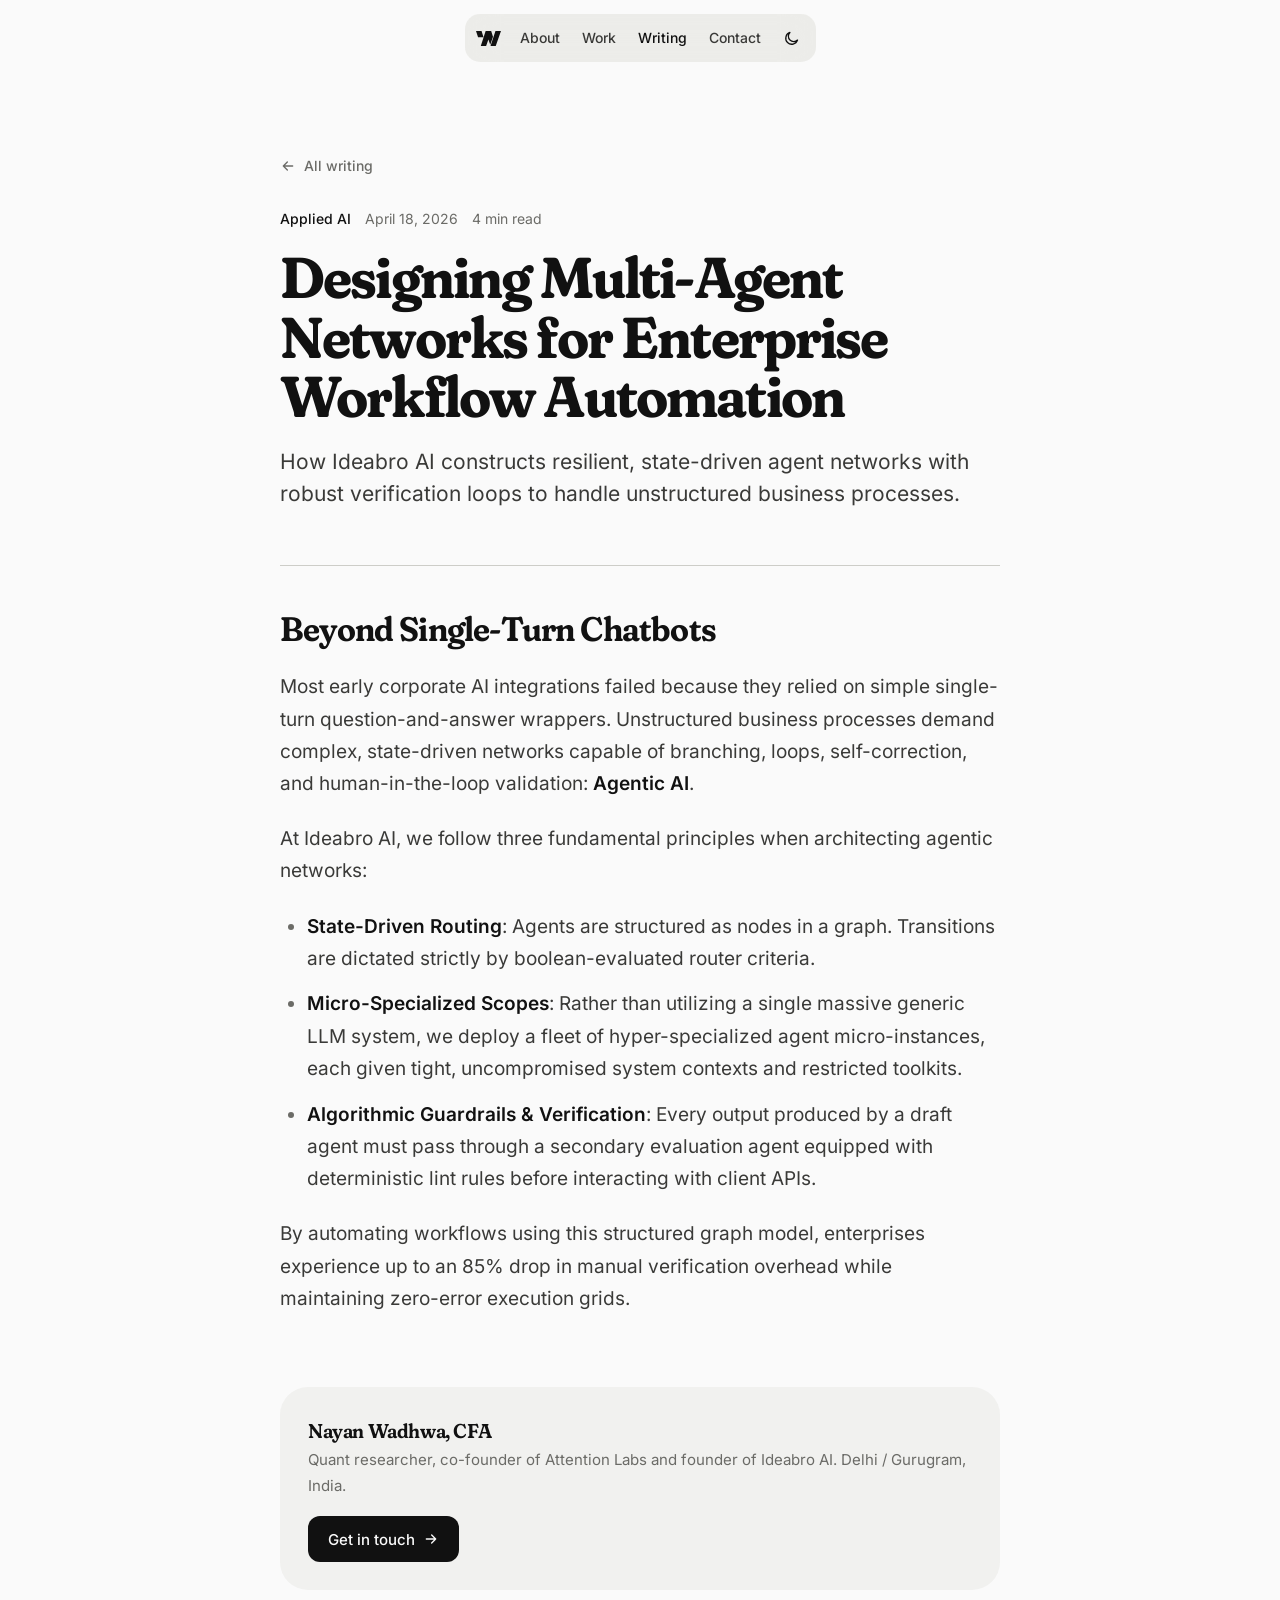
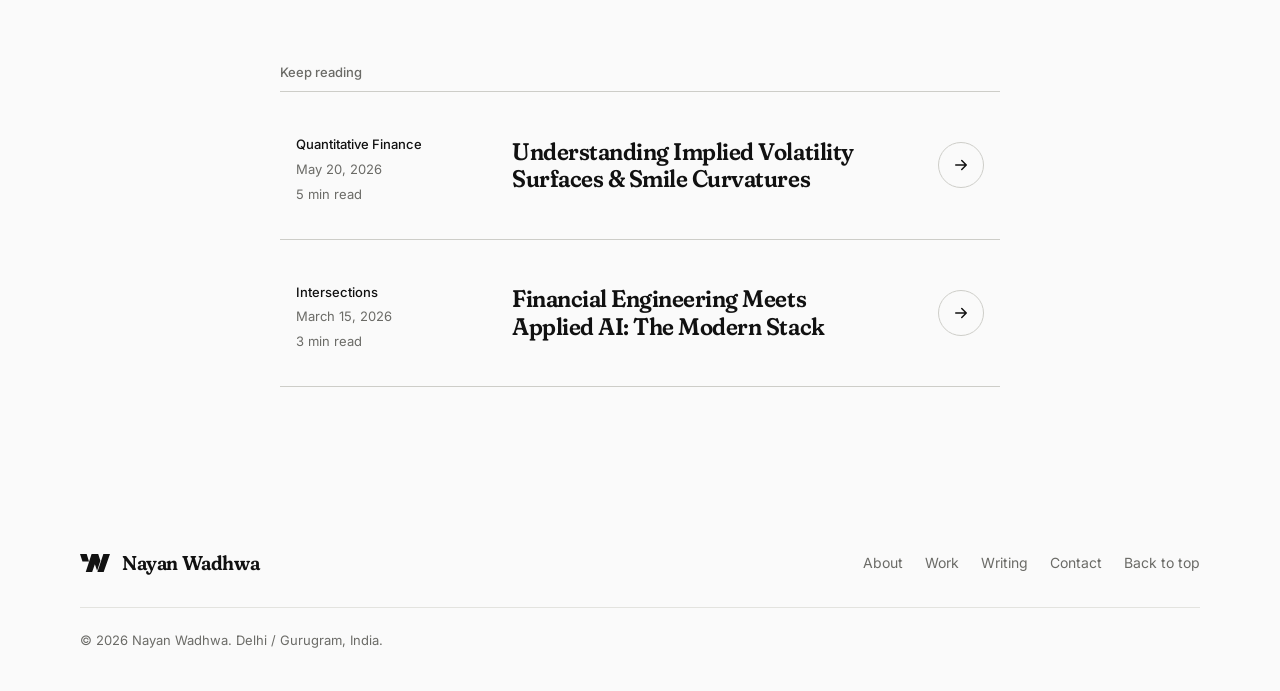
<file: writing/agentic-ai-operations.html>
<!doctype html>
<html lang="en" data-theme="light">
<head>
  <meta charset="utf-8">
  <meta name="viewport" content="width=device-width, initial-scale=1, viewport-fit=cover">
  <title>Designing Multi-Agent Networks for Enterprise Workflow Automation | Nayan Wadhwa</title>
  <meta name="description" content="How Ideabro AI constructs resilient, state-driven agent networks with robust verification loops to handle unstructured business processes.">
  <meta name="author" content="Nayan Wadhwa">
  <meta name="theme-color" content="#fafafa">
  <link rel="canonical" href="https://nayanwadhwa.com/writing/agentic-ai-operations.html">

  <meta property="og:type" content="article">
  <meta property="og:site_name" content="Nayan Wadhwa">
  <meta property="og:title" content="Designing Multi-Agent Networks for Enterprise Workflow Automation">
  <meta property="og:description" content="How Ideabro AI constructs resilient, state-driven agent networks with robust verification loops to handle unstructured business processes.">
  <meta property="og:url" content="https://nayanwadhwa.com/writing/agentic-ai-operations.html">
  <meta property="og:image" content="https://nayanwadhwa.com/assets/img/og-image.png">
  <meta property="article:published_time" content="2026-04-18">
  <meta property="article:author" content="Nayan Wadhwa">
  <meta name="twitter:card" content="summary_large_image">
  <meta name="twitter:creator" content="@thenayanwadhwa">

  <link rel="icon" href="../favicon.svg" type="image/svg+xml">
  <link rel="apple-touch-icon" href="../assets/img/apple-touch-icon.png">
  <link rel="manifest" href="../site.webmanifest">
  <link rel="preload" href="../assets/fonts/fraunces-var.woff2" as="font" type="font/woff2" crossorigin>
  <link rel="preload" href="../assets/fonts/inter-var.woff2" as="font" type="font/woff2" crossorigin>

  <script>
    (function (d) {
      var r = d.documentElement;
      r.classList.add('js');
      try {
        var t = localStorage.getItem('nw-theme');
        if (t === 'dark' || t === 'light') r.setAttribute('data-theme', t);
      } catch (e) {}
      setTimeout(function () {
        if (!r.classList.contains('is-ready')) r.classList.add('is-ready', 'no-motion');
      }, 3000);
    })(document);
  </script>
  <link rel="stylesheet" href="../assets/css/styles.css">

  <script type="application/ld+json">
  {
    "@context": "https://schema.org",
    "@type": "Article",
    "headline": "Designing Multi-Agent Networks for Enterprise Workflow Automation",
    "description": "How Ideabro AI constructs resilient, state-driven agent networks with robust verification loops to handle unstructured business processes.",
    "datePublished": "2026-04-18",
    "articleSection": "Applied AI",
    "mainEntityOfPage": "https://nayanwadhwa.com/writing/agentic-ai-operations.html",
    "author": { "@type": "Person", "name": "Nayan Wadhwa", "url": "https://nayanwadhwa.com/" },
    "publisher": { "@type": "Person", "name": "Nayan Wadhwa", "url": "https://nayanwadhwa.com/" }
  }
  </script>
</head>
<body>
  <svg width="0" height="0" style="position:absolute" aria-hidden="true" focusable="false">
    <symbol id="i-logo" viewBox="0 0 586.7 352.5"><path fill="currentColor" d="M0 0H130.3L175.7 144.5H48ZM226.3 0H356.5L398.7 133.6 334.5 325.6 290.7 198.4 237.7 352.5H112ZM456.7 0H586.7L463.3 352.5H340.3Z"/></symbol>
    <symbol id="i-arrow" viewBox="0 0 24 24"><path fill="none" stroke="currentColor" stroke-width="2" stroke-linecap="round" stroke-linejoin="round" d="M5 12h14M13 6l6 6-6 6"/></symbol>
    <symbol id="i-back" viewBox="0 0 24 24"><path fill="none" stroke="currentColor" stroke-width="2" stroke-linecap="round" stroke-linejoin="round" d="M19 12H5M11 6l-6 6 6 6"/></symbol>
    <symbol id="i-sun" viewBox="0 0 24 24"><circle cx="12" cy="12" r="4"/><path d="M12 2v2M12 20v2M4.9 4.9l1.4 1.4M17.7 17.7l1.4 1.4M2 12h2M20 12h2M6.3 17.7l-1.4 1.4M19.1 4.9l-1.4 1.4"/></symbol>
    <symbol id="i-moon" viewBox="0 0 24 24"><path d="M20.5 14.2A8.5 8.5 0 1 1 9.8 3.5a7 7 0 0 0 10.7 10.7z"/></symbol>
  </svg>

  <a class="skip" href="#main">Skip to content</a>
  <div class="progress" aria-hidden="true"></div>

  <header class="nav" data-nav>
    <nav class="nav__pill" aria-label="Primary">
      <a class="nav__logo" href="../" aria-label="Nayan Wadhwa, home">
        <svg aria-hidden="true"><use href="#i-logo"/></svg>
      </a>
      <ul class="nav__links">
        <li><a href="../#about">About</a></li>
        <li><a href="../#work">Work</a></li>
        <li><a class="is-active" href="../#writing" aria-current="true">Writing</a></li>
        <li><a href="../#contact">Contact</a></li>
      </ul>
      <button class="nav__theme" type="button" data-theme-toggle aria-pressed="false" aria-label="Switch to dark theme">
        <svg class="i-moon" aria-hidden="true"><use href="#i-moon"/></svg>
        <svg class="i-sun" aria-hidden="true"><use href="#i-sun"/></svg>
      </button>
    </nav>
  </header>

  <main id="main" class="article">
    <a class="back" href="../#writing" data-enter style="--i:0"><svg aria-hidden="true"><use href="#i-back"/></svg>All writing</a>

    <header>
      <p class="article__meta" data-enter style="--i:1"><b>Applied AI</b><time datetime="2026-04-18">April 18, 2026</time><span>4 min read</span></p>
      <h1 class="article__title" data-enter style="--i:2">Designing Multi-Agent Networks for Enterprise Workflow Automation</h1>
      <p class="article__dek" data-enter style="--i:3">How Ideabro AI constructs resilient, state-driven agent networks with robust verification loops to handle unstructured business processes.</p>
    </header>

    <article class="prose">
      <h2>Beyond Single-Turn Chatbots</h2>
      <p>Most early corporate AI integrations failed because they relied on simple single-turn question-and-answer wrappers. Unstructured business processes demand complex, state-driven networks capable of branching, loops, self-correction, and human-in-the-loop validation: <strong>Agentic AI</strong>.</p>
      <p>At Ideabro AI, we follow three fundamental principles when architecting agentic networks:</p>
      <ul>
        <li><strong>State-Driven Routing</strong>: Agents are structured as nodes in a graph. Transitions are dictated strictly by boolean-evaluated router criteria.</li>
        <li><strong>Micro-Specialized Scopes</strong>: Rather than utilizing a single massive generic LLM system, we deploy a fleet of hyper-specialized agent micro-instances, each given tight, uncompromised system contexts and restricted toolkits.</li>
        <li><strong>Algorithmic Guardrails &amp; Verification</strong>: Every output produced by a draft agent must pass through a secondary evaluation agent equipped with deterministic lint rules before interacting with client APIs.</li>
      </ul>
      <p>By automating workflows using this structured graph model, enterprises experience up to an 85% drop in manual verification overhead while maintaining zero-error execution grids.</p>
    </article>

    <aside class="byline" data-reveal aria-label="About the author">
      <div>
        <b>Nayan Wadhwa, CFA</b>
        <span>Quant researcher, co-founder of Attention Labs and founder of Ideabro AI. Delhi / Gurugram, India.</span>
      </div>
      <a class="btn btn--primary" href="../#contact">Get in touch <svg aria-hidden="true"><use href="#i-arrow"/></svg></a>
    </aside>

    <section class="more" aria-labelledby="more-title">
      <h2 id="more-title">Keep reading</h2>
      <div class="posts">
        <article class="post" data-reveal style="--i:0">
          <p class="post__meta"><b>Quantitative Finance</b><time datetime="2026-05-20">May 20, 2026</time><span>5 min read</span></p>
          <div>
            <h3><a href="derivatives-vol-surface.html">Understanding Implied Volatility Surfaces &amp; Smile Curvatures</a></h3>
          </div>
          <span class="post__go" aria-hidden="true"><svg><use href="#i-arrow"/></svg></span>
        </article>
        <article class="post" data-reveal style="--i:1">
          <p class="post__meta"><b>Intersections</b><time datetime="2026-03-15">March 15, 2026</time><span>3 min read</span></p>
          <div>
            <h3><a href="quant-ai-convergence.html">Financial Engineering Meets Applied AI: The Modern Stack</a></h3>
          </div>
          <span class="post__go" aria-hidden="true"><svg><use href="#i-arrow"/></svg></span>
        </article>
      </div>
    </section>
  </main>

  <footer class="footer">
    <div class="wrap">
      <div class="footer__top">
        <a class="footer__brand" href="../"><svg aria-hidden="true"><use href="#i-logo"/></svg>Nayan Wadhwa</a>
        <ul class="footer__links">
          <li><a href="../#about">About</a></li>
          <li><a href="../#work">Work</a></li>
          <li><a href="../#writing">Writing</a></li>
          <li><a href="../#contact">Contact</a></li>
          <li><a href="#main">Back to top</a></li>
        </ul>
      </div>
      <div class="footer__bottom">
        <p>© <span data-year>2026</span> Nayan Wadhwa. Delhi / Gurugram, India.</p>
      </div>
    </div>
  </footer>

  <script src="../assets/js/main.js" defer></script>
</body>
</html>
</file>
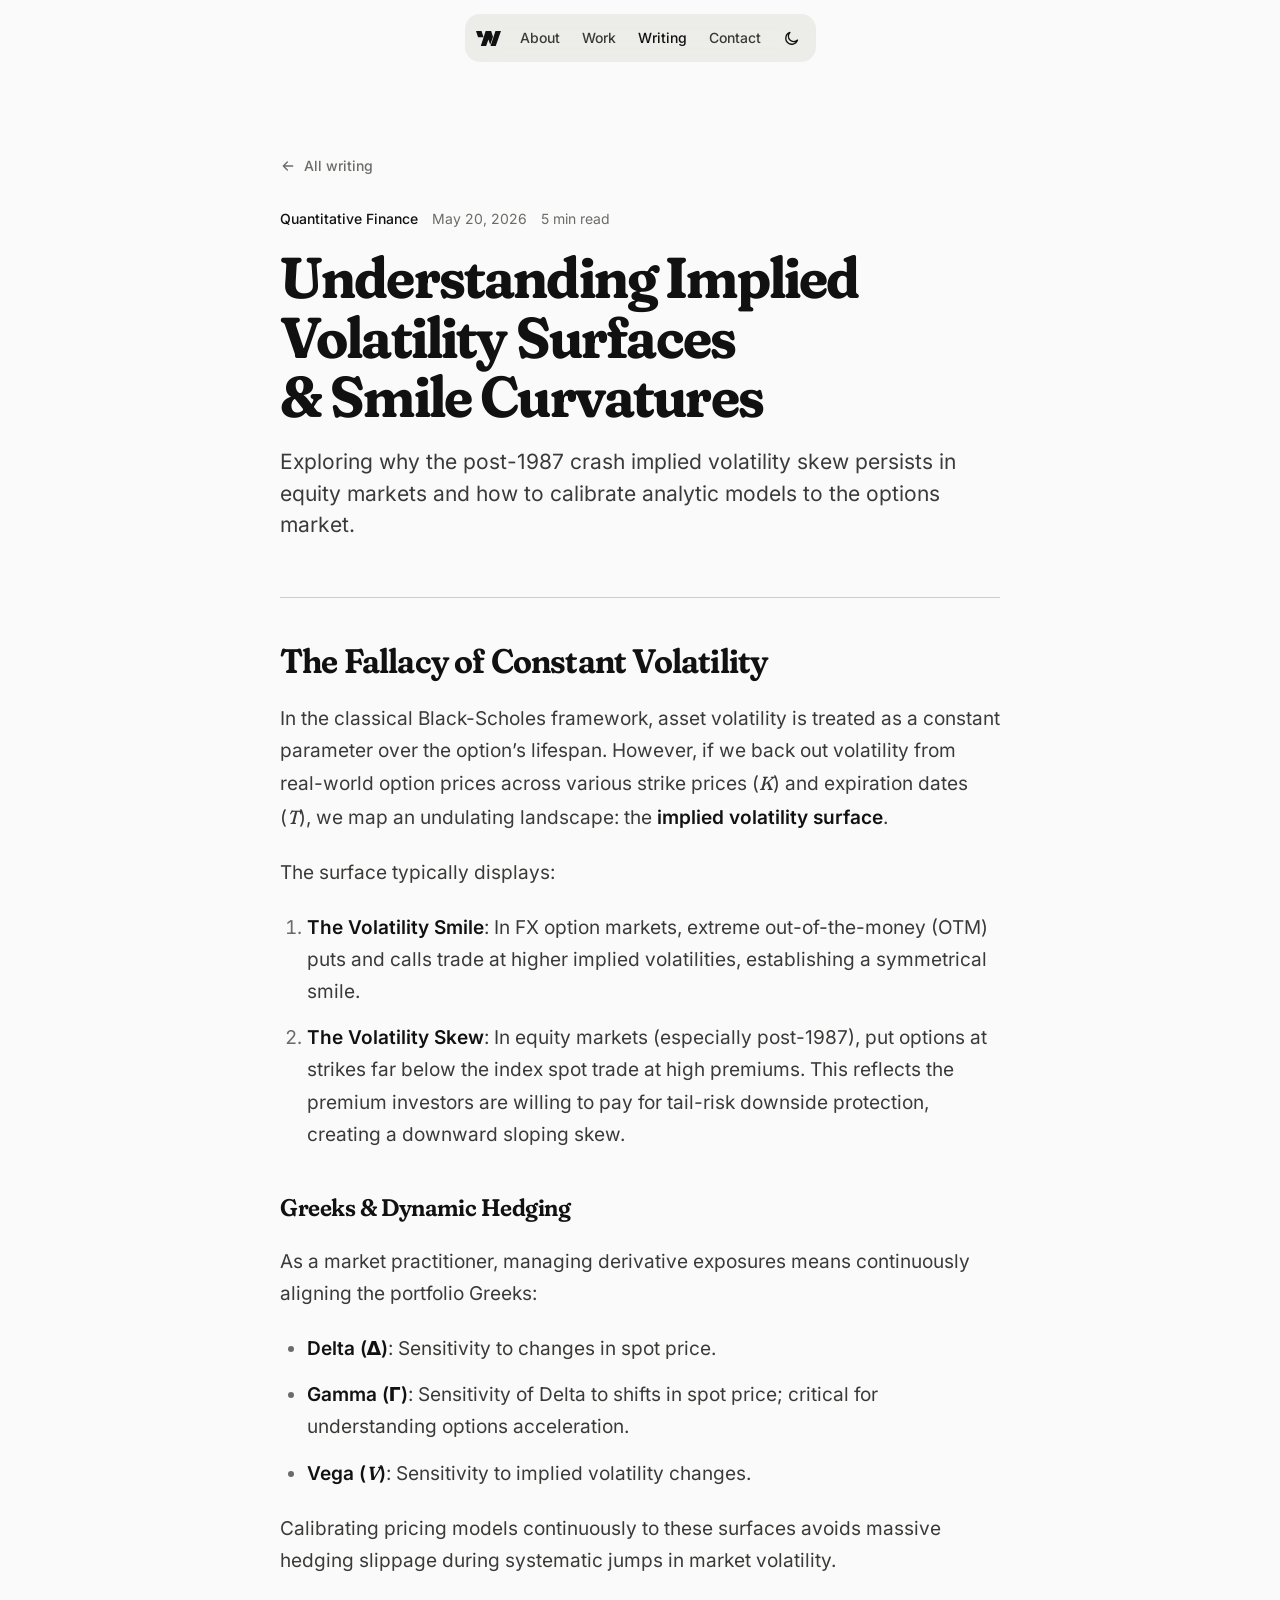
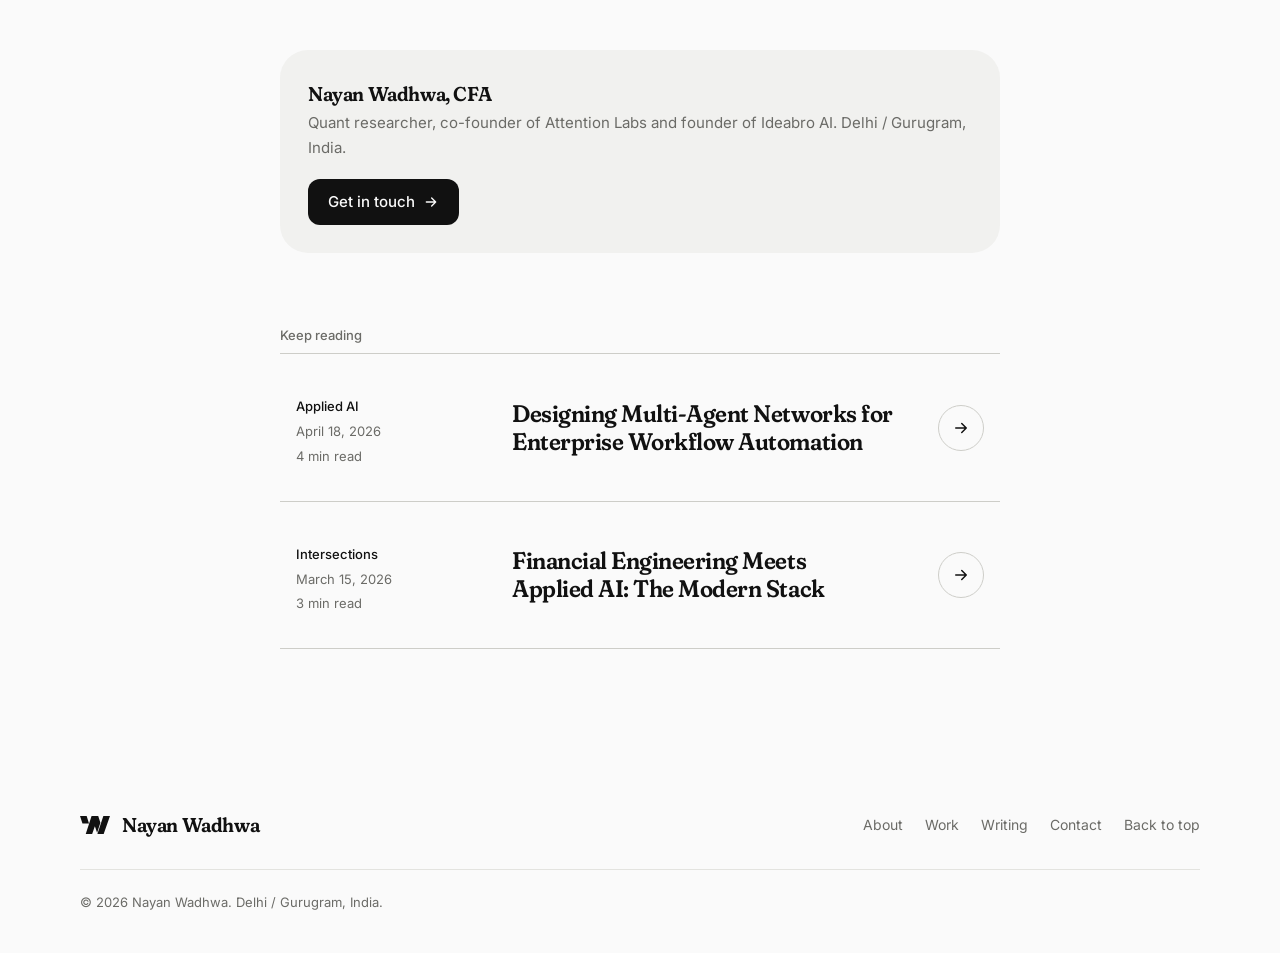
<file: writing/derivatives-vol-surface.html>
<!doctype html>
<html lang="en" data-theme="light">
<head>
  <meta charset="utf-8">
  <meta name="viewport" content="width=device-width, initial-scale=1, viewport-fit=cover">
  <title>Understanding Implied Volatility Surfaces &amp; Smile Curvatures | Nayan Wadhwa</title>
  <meta name="description" content="Exploring why the post-1987 crash implied volatility skew persists in equity markets and how to calibrate analytic models to the options market.">
  <meta name="author" content="Nayan Wadhwa">
  <meta name="theme-color" content="#fafafa">
  <link rel="canonical" href="https://nayanwadhwa.com/writing/derivatives-vol-surface.html">

  <meta property="og:type" content="article">
  <meta property="og:site_name" content="Nayan Wadhwa">
  <meta property="og:title" content="Understanding Implied Volatility Surfaces &amp; Smile Curvatures">
  <meta property="og:description" content="Exploring why the post-1987 crash implied volatility skew persists in equity markets and how to calibrate analytic models to the options market.">
  <meta property="og:url" content="https://nayanwadhwa.com/writing/derivatives-vol-surface.html">
  <meta property="og:image" content="https://nayanwadhwa.com/assets/img/og-image.png">
  <meta property="article:published_time" content="2026-05-20">
  <meta property="article:author" content="Nayan Wadhwa">
  <meta name="twitter:card" content="summary_large_image">
  <meta name="twitter:creator" content="@thenayanwadhwa">

  <link rel="icon" href="../favicon.svg" type="image/svg+xml">
  <link rel="apple-touch-icon" href="../assets/img/apple-touch-icon.png">
  <link rel="manifest" href="../site.webmanifest">
  <link rel="preload" href="../assets/fonts/fraunces-var.woff2" as="font" type="font/woff2" crossorigin>
  <link rel="preload" href="../assets/fonts/inter-var.woff2" as="font" type="font/woff2" crossorigin>

  <script>
    (function (d) {
      var r = d.documentElement;
      r.classList.add('js');
      try {
        var t = localStorage.getItem('nw-theme');
        if (t === 'dark' || t === 'light') r.setAttribute('data-theme', t);
      } catch (e) {}
      setTimeout(function () {
        if (!r.classList.contains('is-ready')) r.classList.add('is-ready', 'no-motion');
      }, 3000);
    })(document);
  </script>
  <link rel="stylesheet" href="../assets/css/styles.css">

  <script type="application/ld+json">
  {
    "@context": "https://schema.org",
    "@type": "Article",
    "headline": "Understanding Implied Volatility Surfaces & Smile Curvatures",
    "description": "Exploring why the post-1987 crash implied volatility skew persists in equity markets and how to calibrate analytic models to the options market.",
    "datePublished": "2026-05-20",
    "articleSection": "Quantitative Finance",
    "mainEntityOfPage": "https://nayanwadhwa.com/writing/derivatives-vol-surface.html",
    "author": { "@type": "Person", "name": "Nayan Wadhwa", "url": "https://nayanwadhwa.com/" },
    "publisher": { "@type": "Person", "name": "Nayan Wadhwa", "url": "https://nayanwadhwa.com/" }
  }
  </script>
</head>
<body>
  <svg width="0" height="0" style="position:absolute" aria-hidden="true" focusable="false">
    <symbol id="i-logo" viewBox="0 0 586.7 352.5"><path fill="currentColor" d="M0 0H130.3L175.7 144.5H48ZM226.3 0H356.5L398.7 133.6 334.5 325.6 290.7 198.4 237.7 352.5H112ZM456.7 0H586.7L463.3 352.5H340.3Z"/></symbol>
    <symbol id="i-arrow" viewBox="0 0 24 24"><path fill="none" stroke="currentColor" stroke-width="2" stroke-linecap="round" stroke-linejoin="round" d="M5 12h14M13 6l6 6-6 6"/></symbol>
    <symbol id="i-back" viewBox="0 0 24 24"><path fill="none" stroke="currentColor" stroke-width="2" stroke-linecap="round" stroke-linejoin="round" d="M19 12H5M11 6l-6 6 6 6"/></symbol>
    <symbol id="i-sun" viewBox="0 0 24 24"><circle cx="12" cy="12" r="4"/><path d="M12 2v2M12 20v2M4.9 4.9l1.4 1.4M17.7 17.7l1.4 1.4M2 12h2M20 12h2M6.3 17.7l-1.4 1.4M19.1 4.9l-1.4 1.4"/></symbol>
    <symbol id="i-moon" viewBox="0 0 24 24"><path d="M20.5 14.2A8.5 8.5 0 1 1 9.8 3.5a7 7 0 0 0 10.7 10.7z"/></symbol>
  </svg>

  <a class="skip" href="#main">Skip to content</a>
  <div class="progress" aria-hidden="true"></div>

  <header class="nav" data-nav>
    <nav class="nav__pill" aria-label="Primary">
      <a class="nav__logo" href="../" aria-label="Nayan Wadhwa, home">
        <svg aria-hidden="true"><use href="#i-logo"/></svg>
      </a>
      <ul class="nav__links">
        <li><a href="../#about">About</a></li>
        <li><a href="../#work">Work</a></li>
        <li><a class="is-active" href="../#writing" aria-current="true">Writing</a></li>
        <li><a href="../#contact">Contact</a></li>
      </ul>
      <button class="nav__theme" type="button" data-theme-toggle aria-pressed="false" aria-label="Switch to dark theme">
        <svg class="i-moon" aria-hidden="true"><use href="#i-moon"/></svg>
        <svg class="i-sun" aria-hidden="true"><use href="#i-sun"/></svg>
      </button>
    </nav>
  </header>

  <main id="main" class="article">
    <a class="back" href="../#writing" data-enter style="--i:0"><svg aria-hidden="true"><use href="#i-back"/></svg>All writing</a>

    <header>
      <p class="article__meta" data-enter style="--i:1"><b>Quantitative Finance</b><time datetime="2026-05-20">May 20, 2026</time><span>5 min read</span></p>
      <h1 class="article__title" data-enter style="--i:2">Understanding Implied Volatility Surfaces &amp; Smile Curvatures</h1>
      <p class="article__dek" data-enter style="--i:3">Exploring why the post-1987 crash implied volatility skew persists in equity markets and how to calibrate analytic models to the options market.</p>
    </header>

    <article class="prose">
      <h2>The Fallacy of Constant Volatility</h2>
      <p>In the classical Black-Scholes framework, asset volatility is treated as a constant parameter over the option’s lifespan. However, if we back out volatility from real-world option prices across various strike prices (<var>K</var>) and expiration dates (<var>T</var>), we map an undulating landscape: the <strong>implied volatility surface</strong>.</p>
      <p>The surface typically displays:</p>
      <ol>
        <li><strong>The Volatility Smile</strong>: In FX option markets, extreme out-of-the-money (OTM) puts and calls trade at higher implied volatilities, establishing a symmetrical smile.</li>
        <li><strong>The Volatility Skew</strong>: In equity markets (especially post-1987), put options at strikes far below the index spot trade at high premiums. This reflects the premium investors are willing to pay for tail-risk downside protection, creating a downward sloping skew.</li>
      </ol>
      <h3>Greeks &amp; Dynamic Hedging</h3>
      <p>As a market practitioner, managing derivative exposures means continuously aligning the portfolio Greeks:</p>
      <ul>
        <li><strong>Delta (Δ)</strong>: Sensitivity to changes in spot price.</li>
        <li><strong>Gamma (Γ)</strong>: Sensitivity of Delta to shifts in spot price; critical for understanding options acceleration.</li>
        <li><strong>Vega (<var>V</var>)</strong>: Sensitivity to implied volatility changes.</li>
      </ul>
      <p>Calibrating pricing models continuously to these surfaces avoids massive hedging slippage during systematic jumps in market volatility.</p>
    </article>

    <aside class="byline" data-reveal aria-label="About the author">
      <div>
        <b>Nayan Wadhwa, CFA</b>
        <span>Quant researcher, co-founder of Attention Labs and founder of Ideabro AI. Delhi / Gurugram, India.</span>
      </div>
      <a class="btn btn--primary" href="../#contact">Get in touch <svg aria-hidden="true"><use href="#i-arrow"/></svg></a>
    </aside>

    <section class="more" aria-labelledby="more-title">
      <h2 id="more-title">Keep reading</h2>
      <div class="posts">
        <article class="post" data-reveal style="--i:0">
          <p class="post__meta"><b>Applied AI</b><time datetime="2026-04-18">April 18, 2026</time><span>4 min read</span></p>
          <div>
            <h3><a href="agentic-ai-operations.html">Designing Multi-Agent Networks for Enterprise Workflow Automation</a></h3>
          </div>
          <span class="post__go" aria-hidden="true"><svg><use href="#i-arrow"/></svg></span>
        </article>
        <article class="post" data-reveal style="--i:1">
          <p class="post__meta"><b>Intersections</b><time datetime="2026-03-15">March 15, 2026</time><span>3 min read</span></p>
          <div>
            <h3><a href="quant-ai-convergence.html">Financial Engineering Meets Applied AI: The Modern Stack</a></h3>
          </div>
          <span class="post__go" aria-hidden="true"><svg><use href="#i-arrow"/></svg></span>
        </article>
      </div>
    </section>
  </main>

  <footer class="footer">
    <div class="wrap">
      <div class="footer__top">
        <a class="footer__brand" href="../"><svg aria-hidden="true"><use href="#i-logo"/></svg>Nayan Wadhwa</a>
        <ul class="footer__links">
          <li><a href="../#about">About</a></li>
          <li><a href="../#work">Work</a></li>
          <li><a href="../#writing">Writing</a></li>
          <li><a href="../#contact">Contact</a></li>
          <li><a href="#main">Back to top</a></li>
        </ul>
      </div>
      <div class="footer__bottom">
        <p>© <span data-year>2026</span> Nayan Wadhwa. Delhi / Gurugram, India.</p>
      </div>
    </div>
  </footer>

  <script src="../assets/js/main.js" defer></script>
</body>
</html>
</file>
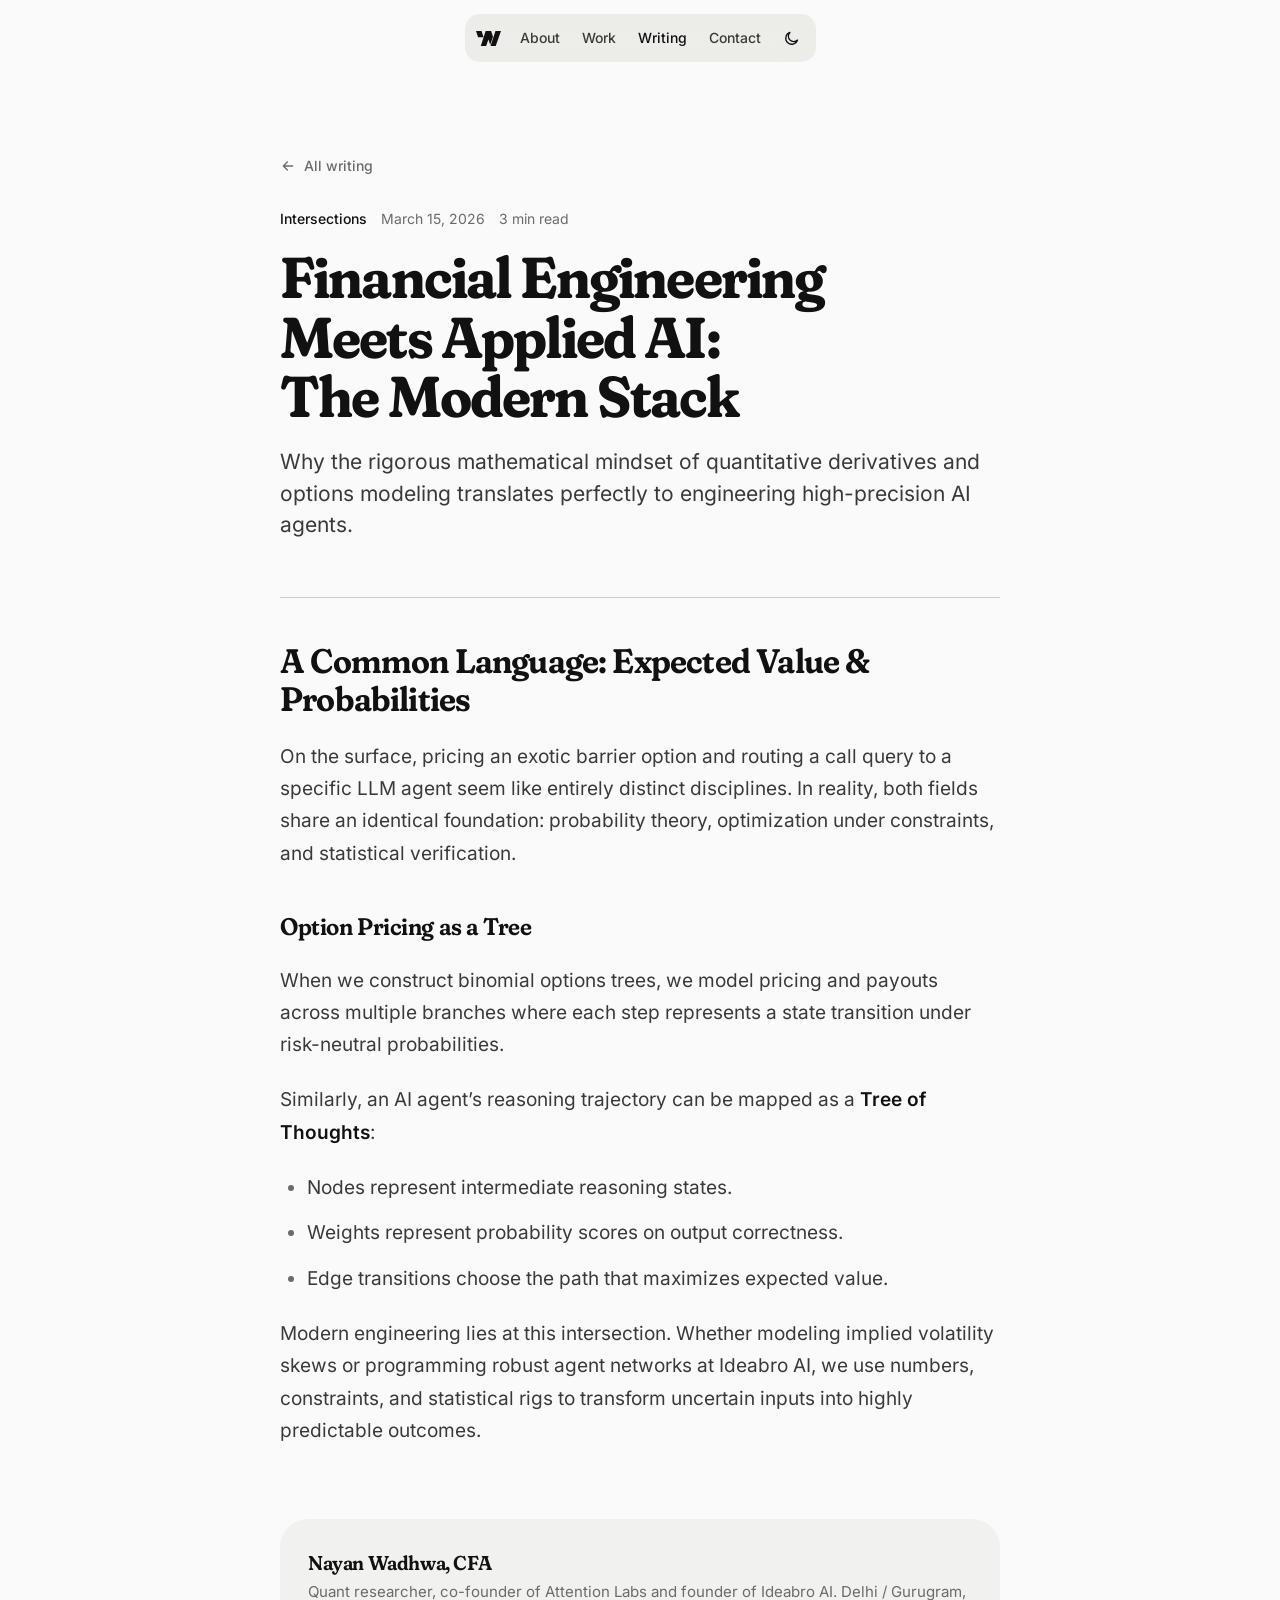
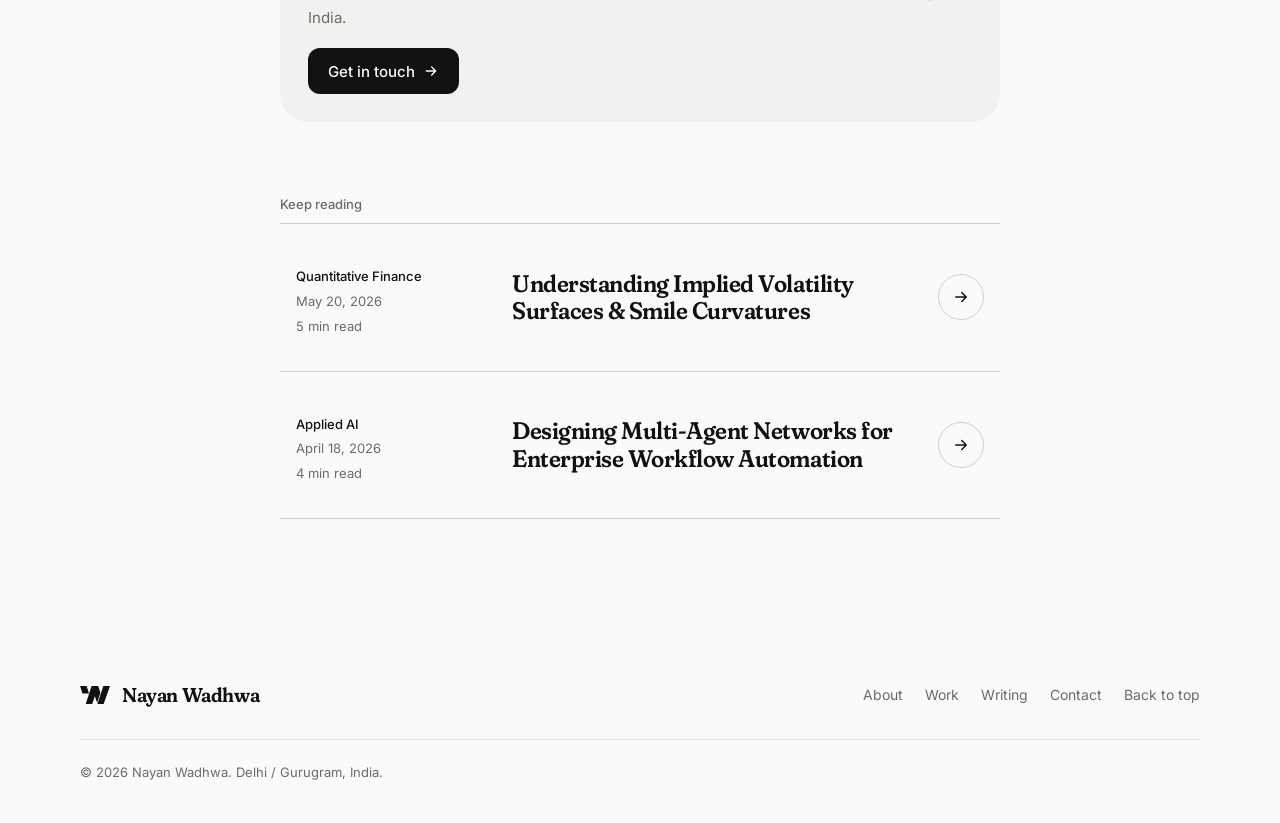
<file: writing/quant-ai-convergence.html>
<!doctype html>
<html lang="en" data-theme="light">
<head>
  <meta charset="utf-8">
  <meta name="viewport" content="width=device-width, initial-scale=1, viewport-fit=cover">
  <title>Financial Engineering Meets Applied AI: The Modern Stack | Nayan Wadhwa</title>
  <meta name="description" content="Why the rigorous mathematical mindset of quantitative derivatives and options modeling translates perfectly to engineering high-precision AI agents.">
  <meta name="author" content="Nayan Wadhwa">
  <meta name="theme-color" content="#fafafa">
  <link rel="canonical" href="https://nayanwadhwa.com/writing/quant-ai-convergence.html">

  <meta property="og:type" content="article">
  <meta property="og:site_name" content="Nayan Wadhwa">
  <meta property="og:title" content="Financial Engineering Meets Applied AI: The Modern Stack">
  <meta property="og:description" content="Why the rigorous mathematical mindset of quantitative derivatives and options modeling translates perfectly to engineering high-precision AI agents.">
  <meta property="og:url" content="https://nayanwadhwa.com/writing/quant-ai-convergence.html">
  <meta property="og:image" content="https://nayanwadhwa.com/assets/img/og-image.png">
  <meta property="article:published_time" content="2026-03-15">
  <meta property="article:author" content="Nayan Wadhwa">
  <meta name="twitter:card" content="summary_large_image">
  <meta name="twitter:creator" content="@thenayanwadhwa">

  <link rel="icon" href="../favicon.svg" type="image/svg+xml">
  <link rel="apple-touch-icon" href="../assets/img/apple-touch-icon.png">
  <link rel="manifest" href="../site.webmanifest">
  <link rel="preload" href="../assets/fonts/fraunces-var.woff2" as="font" type="font/woff2" crossorigin>
  <link rel="preload" href="../assets/fonts/inter-var.woff2" as="font" type="font/woff2" crossorigin>

  <script>
    (function (d) {
      var r = d.documentElement;
      r.classList.add('js');
      try {
        var t = localStorage.getItem('nw-theme');
        if (t === 'dark' || t === 'light') r.setAttribute('data-theme', t);
      } catch (e) {}
      setTimeout(function () {
        if (!r.classList.contains('is-ready')) r.classList.add('is-ready', 'no-motion');
      }, 3000);
    })(document);
  </script>
  <link rel="stylesheet" href="../assets/css/styles.css">

  <script type="application/ld+json">
  {
    "@context": "https://schema.org",
    "@type": "Article",
    "headline": "Financial Engineering Meets Applied AI: The Modern Stack",
    "description": "Why the rigorous mathematical mindset of quantitative derivatives and options modeling translates perfectly to engineering high-precision AI agents.",
    "datePublished": "2026-03-15",
    "articleSection": "Intersections",
    "mainEntityOfPage": "https://nayanwadhwa.com/writing/quant-ai-convergence.html",
    "author": { "@type": "Person", "name": "Nayan Wadhwa", "url": "https://nayanwadhwa.com/" },
    "publisher": { "@type": "Person", "name": "Nayan Wadhwa", "url": "https://nayanwadhwa.com/" }
  }
  </script>
</head>
<body>
  <svg width="0" height="0" style="position:absolute" aria-hidden="true" focusable="false">
    <symbol id="i-logo" viewBox="0 0 586.7 352.5"><path fill="currentColor" d="M0 0H130.3L175.7 144.5H48ZM226.3 0H356.5L398.7 133.6 334.5 325.6 290.7 198.4 237.7 352.5H112ZM456.7 0H586.7L463.3 352.5H340.3Z"/></symbol>
    <symbol id="i-arrow" viewBox="0 0 24 24"><path fill="none" stroke="currentColor" stroke-width="2" stroke-linecap="round" stroke-linejoin="round" d="M5 12h14M13 6l6 6-6 6"/></symbol>
    <symbol id="i-back" viewBox="0 0 24 24"><path fill="none" stroke="currentColor" stroke-width="2" stroke-linecap="round" stroke-linejoin="round" d="M19 12H5M11 6l-6 6 6 6"/></symbol>
    <symbol id="i-sun" viewBox="0 0 24 24"><circle cx="12" cy="12" r="4"/><path d="M12 2v2M12 20v2M4.9 4.9l1.4 1.4M17.7 17.7l1.4 1.4M2 12h2M20 12h2M6.3 17.7l-1.4 1.4M19.1 4.9l-1.4 1.4"/></symbol>
    <symbol id="i-moon" viewBox="0 0 24 24"><path d="M20.5 14.2A8.5 8.5 0 1 1 9.8 3.5a7 7 0 0 0 10.7 10.7z"/></symbol>
  </svg>

  <a class="skip" href="#main">Skip to content</a>
  <div class="progress" aria-hidden="true"></div>

  <header class="nav" data-nav>
    <nav class="nav__pill" aria-label="Primary">
      <a class="nav__logo" href="../" aria-label="Nayan Wadhwa, home">
        <svg aria-hidden="true"><use href="#i-logo"/></svg>
      </a>
      <ul class="nav__links">
        <li><a href="../#about">About</a></li>
        <li><a href="../#work">Work</a></li>
        <li><a class="is-active" href="../#writing" aria-current="true">Writing</a></li>
        <li><a href="../#contact">Contact</a></li>
      </ul>
      <button class="nav__theme" type="button" data-theme-toggle aria-pressed="false" aria-label="Switch to dark theme">
        <svg class="i-moon" aria-hidden="true"><use href="#i-moon"/></svg>
        <svg class="i-sun" aria-hidden="true"><use href="#i-sun"/></svg>
      </button>
    </nav>
  </header>

  <main id="main" class="article">
    <a class="back" href="../#writing" data-enter style="--i:0"><svg aria-hidden="true"><use href="#i-back"/></svg>All writing</a>

    <header>
      <p class="article__meta" data-enter style="--i:1"><b>Intersections</b><time datetime="2026-03-15">March 15, 2026</time><span>3 min read</span></p>
      <h1 class="article__title" data-enter style="--i:2">Financial Engineering Meets Applied AI: The Modern Stack</h1>
      <p class="article__dek" data-enter style="--i:3">Why the rigorous mathematical mindset of quantitative derivatives and options modeling translates perfectly to engineering high-precision AI agents.</p>
    </header>

    <article class="prose">
      <h2>A Common Language: Expected Value &amp; Probabilities</h2>
      <p>On the surface, pricing an exotic barrier option and routing a call query to a specific LLM agent seem like entirely distinct disciplines. In reality, both fields share an identical foundation: probability theory, optimization under constraints, and statistical verification.</p>
      <h3>Option Pricing as a Tree</h3>
      <p>When we construct binomial options trees, we model pricing and payouts across multiple branches where each step represents a state transition under risk-neutral probabilities.</p>
      <p>Similarly, an AI agent’s reasoning trajectory can be mapped as a <strong>Tree of Thoughts</strong>:</p>
      <ul>
        <li>Nodes represent intermediate reasoning states.</li>
        <li>Weights represent probability scores on output correctness.</li>
        <li>Edge transitions choose the path that maximizes expected value.</li>
      </ul>
      <p>Modern engineering lies at this intersection. Whether modeling implied volatility skews or programming robust agent networks at Ideabro AI, we use numbers, constraints, and statistical rigs to transform uncertain inputs into highly predictable outcomes.</p>
    </article>

    <aside class="byline" data-reveal aria-label="About the author">
      <div>
        <b>Nayan Wadhwa, CFA</b>
        <span>Quant researcher, co-founder of Attention Labs and founder of Ideabro AI. Delhi / Gurugram, India.</span>
      </div>
      <a class="btn btn--primary" href="../#contact">Get in touch <svg aria-hidden="true"><use href="#i-arrow"/></svg></a>
    </aside>

    <section class="more" aria-labelledby="more-title">
      <h2 id="more-title">Keep reading</h2>
      <div class="posts">
        <article class="post" data-reveal style="--i:0">
          <p class="post__meta"><b>Quantitative Finance</b><time datetime="2026-05-20">May 20, 2026</time><span>5 min read</span></p>
          <div>
            <h3><a href="derivatives-vol-surface.html">Understanding Implied Volatility Surfaces &amp; Smile Curvatures</a></h3>
          </div>
          <span class="post__go" aria-hidden="true"><svg><use href="#i-arrow"/></svg></span>
        </article>
        <article class="post" data-reveal style="--i:1">
          <p class="post__meta"><b>Applied AI</b><time datetime="2026-04-18">April 18, 2026</time><span>4 min read</span></p>
          <div>
            <h3><a href="agentic-ai-operations.html">Designing Multi-Agent Networks for Enterprise Workflow Automation</a></h3>
          </div>
          <span class="post__go" aria-hidden="true"><svg><use href="#i-arrow"/></svg></span>
        </article>
      </div>
    </section>
  </main>

  <footer class="footer">
    <div class="wrap">
      <div class="footer__top">
        <a class="footer__brand" href="../"><svg aria-hidden="true"><use href="#i-logo"/></svg>Nayan Wadhwa</a>
        <ul class="footer__links">
          <li><a href="../#about">About</a></li>
          <li><a href="../#work">Work</a></li>
          <li><a href="../#writing">Writing</a></li>
          <li><a href="../#contact">Contact</a></li>
          <li><a href="#main">Back to top</a></li>
        </ul>
      </div>
      <div class="footer__bottom">
        <p>© <span data-year>2026</span> Nayan Wadhwa. Delhi / Gurugram, India.</p>
      </div>
    </div>
  </footer>

  <script src="../assets/js/main.js" defer></script>
</body>
</html>
</file>
<file: assets/css/styles.css>
/* ==========================================================================
   Nayan Wadhwa — personal site
   1. Fonts & tokens      5. Hero            9. Writing
   2. Base                6. Marquee        10. Questions
   3. Primitives          7. About          11. Contact
   4. Navigation          8. Work + demos   12. Footer, article, 404, motion
   ========================================================================== */

/* 1. Fonts & tokens ------------------------------------------------------- */

@font-face {
  font-family: "Fraunces";
  src: url("../fonts/fraunces-var.woff2") format("woff2");
  font-weight: 400 900;
  font-style: normal;
  font-display: swap;
}

@font-face {
  font-family: "Inter";
  src: url("../fonts/inter-var.woff2") format("woff2");
  font-weight: 400 700;
  font-style: normal;
  font-display: swap;
}

:root {
  color-scheme: light;

  --bg: #fafafa;
  --raised: #ffffff;
  --surface: #f1f1ef;
  --surface-strong: #e9e9e6;
  --line: #e3e3df;
  --line-strong: #cdcdc8;
  --ink: #111111;
  --ink-soft: #3a3a38;
  --muted: #6b6b67;
  --on-ink: #fafafa;

  --blue: #2f6bff;
  --cream: #fff3d1;
  --yellow: #ffcd2e;
  --violet: #7a5cff;
  --green: #17ae68;
  --red: #f0443e;
  --profit: #17ae68;
  --loss: #e5484d;
  --profit-text: #0c7a46;
  --loss-text: #c2302d;

  --shadow-s: 0 1px 2px rgba(17, 17, 17, 0.06), 0 3px 10px rgba(17, 17, 17, 0.05);
  --shadow-m: 0 2px 4px rgba(17, 17, 17, 0.05), 0 16px 36px -14px rgba(17, 17, 17, 0.22);

  --r-s: 10px;
  --r-m: 16px;
  --r-l: 28px;

  --wrap: 1120px;
  --gutter: clamp(16px, 4.5vw, 40px);
  --section: clamp(72px, 10vw, 124px);

  --ease: cubic-bezier(0.22, 1, 0.36, 1);
  --spring: cubic-bezier(0.34, 1.56, 0.64, 1);

  --display: "Fraunces", "Iowan Old Style", "Palatino Linotype", Palatino, Georgia, serif;
  --body: "Inter", system-ui, -apple-system, "Segoe UI", Roboto, "Helvetica Neue", Arial, sans-serif;
  --mono: ui-monospace, "SF Mono", SFMono-Regular, Menlo, Consolas, "Liberation Mono", monospace;
}

:root[data-theme="dark"] {
  color-scheme: dark;

  --bg: #0f0f0f;
  --raised: #1c1c1b;
  --surface: #181817;
  --surface-strong: #242423;
  --line: #2a2a28;
  --line-strong: #3d3d3a;
  --ink: #f4f4f2;
  --ink-soft: #d2d2ce;
  --muted: #9b9b96;
  --on-ink: #111111;

  --profit: #3dd68c;
  --loss: #ff6369;
  --profit-text: #3dd68c;
  --loss-text: #ff8085;

  --shadow-s: 0 1px 2px rgba(0, 0, 0, 0.4), 0 3px 10px rgba(0, 0, 0, 0.3);
  --shadow-m: 0 2px 4px rgba(0, 0, 0, 0.4), 0 18px 40px -14px rgba(0, 0, 0, 0.7);
}

/* 2. Base ----------------------------------------------------------------- */

*,
*::before,
*::after {
  box-sizing: border-box;
}

html {
  scroll-behavior: smooth;
  scroll-padding-top: 84px;
  -webkit-text-size-adjust: 100%;
  text-size-adjust: 100%;
  -webkit-tap-highlight-color: transparent;
}

body {
  margin: 0;
  background: var(--bg);
  color: var(--ink);
  font-family: var(--body);
  font-size: 1rem;
  line-height: 1.6;
  font-feature-settings: "cv11", "ss01";
  -webkit-font-smoothing: antialiased;
  -moz-osx-font-smoothing: grayscale;
  text-rendering: optimizeLegibility;
  overflow-x: hidden;
  overflow-x: clip;
  transition: background-color 0.4s var(--ease), color 0.4s var(--ease);
}

h1,
h2,
h3,
h4,
p,
dl,
dd,
ol,
ul,
figure,
blockquote {
  margin: 0;
}

ol,
ul {
  padding: 0;
  list-style: none;
}

a {
  color: inherit;
  text-decoration: none;
}

img,
svg {
  display: block;
  max-width: 100%;
}

button,
input,
textarea {
  font: inherit;
  color: inherit;
}

button {
  border: 0;
  background: none;
  padding: 0;
  cursor: pointer;
}

::selection {
  background: var(--ink);
  color: var(--bg);
}

:focus-visible {
  outline: 2px solid var(--ink);
  outline-offset: 3px;
}

.sr-only {
  position: absolute;
  width: 1px;
  height: 1px;
  margin: -1px;
  padding: 0;
  overflow: hidden;
  clip: rect(0, 0, 0, 0);
  white-space: nowrap;
  border: 0;
}

.skip {
  position: fixed;
  top: 12px;
  left: 12px;
  z-index: 100;
  padding: 10px 16px;
  border-radius: var(--r-s);
  background: var(--ink);
  color: var(--on-ink);
  font-weight: 500;
  transform: translateY(-200%);
  transition: transform 0.25s var(--ease);
}

.skip:focus {
  transform: none;
}

/* 3. Primitives ----------------------------------------------------------- */

.wrap {
  width: min(100% - 2 * var(--gutter), var(--wrap));
  margin-inline: auto;
}

.section {
  padding-block: var(--section);
}

.eyebrow {
  display: inline-flex;
  align-items: center;
  gap: 8px;
  margin-bottom: 18px;
  font-size: 0.8125rem;
  font-weight: 500;
  letter-spacing: 0.01em;
  color: var(--muted);
}

.eyebrow::before {
  content: "";
  width: 18px;
  height: 1px;
  background: currentColor;
}

.display {
  font-family: var(--display);
  font-weight: 620;
  font-size: clamp(2rem, 5.2vw, 3.4rem);
  line-height: 1.06;
  letter-spacing: -0.028em;
  text-wrap: balance;
}

.section__head {
  max-width: 720px;
  margin: 0 auto clamp(36px, 6vw, 64px);
  text-align: center;
}

.section__head .eyebrow::after {
  content: "";
  width: 18px;
  height: 1px;
  background: currentColor;
}

.section__lede {
  margin-top: 16px;
  color: var(--muted);
  font-size: clamp(1rem, 1.6vw, 1.125rem);
  text-wrap: balance;
}

.btn {
  position: relative;
  display: inline-flex;
  align-items: center;
  justify-content: center;
  gap: 8px;
  min-height: 46px;
  padding: 0 20px;
  border-radius: 12px;
  font-size: 0.9375rem;
  font-weight: 500;
  line-height: 1;
  white-space: nowrap;
  transition: transform 0.35s var(--ease), box-shadow 0.35s var(--ease), background-color 0.25s, color 0.25s;
}

.btn svg {
  width: 16px;
  height: 16px;
  flex: none;
  transition: transform 0.35s var(--ease);
}

.btn--primary {
  background: var(--ink);
  color: var(--on-ink);
}

.btn--quiet {
  background: var(--surface-strong);
  color: var(--ink);
}

.btn--small {
  min-height: 38px;
  padding: 0 14px;
  border-radius: var(--r-s);
  font-size: 0.875rem;
}

.btn:active {
  transform: scale(0.97);
}

.btn[disabled] {
  opacity: 0.55;
  pointer-events: none;
}

@media (hover: hover) {
  .btn:hover {
    transform: translateY(-2px);
  }

  .btn--primary:hover {
    box-shadow: var(--shadow-m);
  }

  .btn--quiet:hover {
    background: var(--line-strong);
  }

  .btn:hover svg {
    transform: translateX(3px);
  }

  .btn:hover svg.i-out {
    transform: translate(2px, -2px);
  }
}

.chips {
  display: flex;
  flex-wrap: wrap;
  gap: 8px;
}

.chips li {
  padding: 6px 12px;
  border: 1px solid var(--line-strong);
  border-radius: 999px;
  font-size: 0.8125rem;
  line-height: 1.2;
  color: var(--ink-soft);
}

.dot {
  position: relative;
  flex: none;
  width: 8px;
  height: 8px;
  border-radius: 50%;
  background: var(--green);
}

.dot::after {
  content: "";
  position: absolute;
  inset: 0;
  border-radius: 50%;
  background: inherit;
  animation: ping 2.4s var(--ease) infinite;
}

/* App-icon tiles: the things living in Nayan's head */
.tile__face {
  --c: var(--ink);
  --fg: #fff;
  display: grid;
  place-items: center;
  width: var(--tile, 44px);
  aspect-ratio: 1;
  border-radius: 27%;
  color: var(--fg);
  background: linear-gradient(158deg, color-mix(in srgb, var(--c) 78%, #fff) 0%, var(--c) 52%, color-mix(in srgb, var(--c) 86%, #000) 100%);
  box-shadow: inset 0 1px 0 rgba(255, 255, 255, 0.5), inset 0 -3px 6px rgba(0, 0, 0, 0.1), 0 1px 2px rgba(17, 17, 17, 0.14),
    0 12px 22px -8px rgba(17, 17, 17, 0.32);
}

.tile__face svg {
  width: 54%;
  height: 54%;
  fill: none;
  stroke: currentColor;
  stroke-width: 2;
  stroke-linecap: round;
  stroke-linejoin: round;
}

.tile__face .fill {
  fill: currentColor;
  stroke: none;
}

.t-quant { --c: var(--blue); }
.t-writing { --c: var(--cream); --fg: #2b2410; }
.t-agents { --c: var(--yellow); --fg: #2b2410; }
.t-attention { --c: var(--violet); }
.t-studio { --c: var(--green); }
.t-derive { --c: var(--red); }
.t-contact { --c: #1b1b1b; }

:root[data-theme="dark"] .t-contact {
  --c: #f4f4f2;
  --fg: #111;
}

/* 4. Navigation ----------------------------------------------------------- */

.nav {
  position: fixed;
  inset: 0 0 auto;
  z-index: 50;
  display: flex;
  justify-content: center;
  padding: max(14px, env(safe-area-inset-top)) 12px 0;
  pointer-events: none;
}

.nav__pill {
  pointer-events: auto;
  display: flex;
  align-items: center;
  gap: 2px;
  padding: 5px;
  border: 1px solid transparent;
  border-radius: 15px;
  background: var(--surface-strong);
  background: color-mix(in srgb, var(--surface-strong) 82%, transparent);
  -webkit-backdrop-filter: saturate(1.6) blur(16px);
  backdrop-filter: saturate(1.6) blur(16px);
  transition: box-shadow 0.4s var(--ease), border-color 0.4s var(--ease), background-color 0.4s var(--ease);
}

.nav.is-scrolled .nav__pill {
  border-color: var(--line);
  box-shadow: var(--shadow-s);
}

.nav__logo,
.nav__theme {
  display: grid;
  place-items: center;
  flex: none;
  width: 36px;
  height: 36px;
  border-radius: var(--r-s);
  color: var(--ink);
  transition: background-color 0.25s, transform 0.35s var(--ease);
}

.nav__logo svg {
  width: 25px;
  height: 15px;
}

.nav__theme svg {
  width: 17px;
  height: 17px;
  fill: none;
  stroke: currentColor;
  stroke-width: 1.8;
  stroke-linecap: round;
  stroke-linejoin: round;
}

.nav__theme .i-sun,
:root[data-theme="dark"] .nav__theme .i-moon {
  display: none;
}

:root[data-theme="dark"] .nav__theme .i-sun {
  display: block;
}

.nav__links {
  position: relative;
  display: flex;
}

.nav__links a {
  position: relative;
  z-index: 1;
  display: block;
  padding: 0 11px;
  border-radius: var(--r-s);
  font-size: 0.875rem;
  font-weight: 500;
  line-height: 36px;
  color: var(--ink-soft);
  transition: color 0.25s;
}

.nav__links a.is-active {
  color: var(--ink);
}

.nav__thumb {
  position: absolute;
  top: 0;
  left: 0;
  width: var(--w, 0);
  height: 36px;
  border-radius: var(--r-s);
  background: var(--raised);
  box-shadow: 0 1px 2px rgba(17, 17, 17, 0.1);
  opacity: 0;
  translate: var(--x, 0) 0;
  transition: translate 0.5s var(--ease), width 0.5s var(--ease), opacity 0.3s;
}

.nav__thumb.is-on {
  opacity: 1;
}

@media (hover: hover) {
  .nav__links a:hover {
    color: var(--ink);
  }

  .nav__logo:hover,
  .nav__theme:hover {
    background: var(--raised);
  }

  .nav__theme:hover {
    transform: rotate(18deg);
  }
}

/* Fingers get taller targets than cursors */
@media (pointer: coarse) {
  .nav__links a {
    line-height: 42px;
  }

  .nav__logo,
  .nav__theme,
  .nav__thumb {
    height: 42px;
  }
}

@media (max-width: 380px) {
  .nav__links a {
    padding: 0 8px;
    font-size: 0.8125rem;
  }

  .nav__logo,
  .nav__theme {
    width: 32px;
  }
}

/* 5. Hero ----------------------------------------------------------------- */

.hero {
  position: relative;
  display: flex;
  flex-direction: column;
  align-items: center;
  min-height: 100vh;
  min-height: 100svh;
  padding: clamp(92px, 12vh, 112px) var(--gutter) 0;
  text-align: center;
  overflow: hidden;
  overflow: clip;
}

.hero__status {
  display: inline-flex;
  align-items: center;
  gap: 8px;
  margin-bottom: clamp(16px, 2.4vh, 22px);
  padding: 6px 13px 6px 11px;
  border: 1px solid var(--line);
  border-radius: 999px;
  background: var(--raised);
  font-size: 0.8125rem;
  line-height: 1.3;
  color: var(--ink-soft);
}

.hero__title {
  font-family: var(--display);
  font-weight: 720;
  font-size: clamp(3.1rem, 11vw, 5.4rem);
  line-height: 0.98;
  letter-spacing: -0.038em;
}

.hero__title span {
  display: inline-block;
}

.hero__sub {
  max-width: min(100%, 40rem);
  margin-top: clamp(12px, 1.8vh, 16px);
  font-size: clamp(1rem, 2.4vw, 1.125rem);
  line-height: 1.5;
  color: var(--ink-soft);
}

/* All taglines share one grid cell, so swapping them never shifts the layout */
.rotator {
  display: grid;
}

.rotator__item {
  grid-area: 1 / 1;
  opacity: 0;
  filter: blur(6px);
  translate: 0 10px;
  transition: opacity 0.6s var(--ease), translate 0.6s var(--ease), filter 0.6s var(--ease);
  text-wrap: balance;
}

.rotator__item.is-active {
  opacity: 1;
  filter: none;
  translate: 0 0;
}

.rotator__item.is-leaving {
  translate: 0 -10px;
}

.hero__cta {
  display: flex;
  flex-wrap: wrap;
  justify-content: center;
  gap: 10px;
  margin-top: clamp(18px, 2.8vh, 24px);
}

/* The open head and everything floating out of it */
.mind {
  display: flex;
  flex: 1;
  align-items: flex-end;
  justify-content: center;
  width: 100%;
  margin-top: clamp(12px, 2vh, 20px);
}

.mind__stage {
  --tile: clamp(42px, 12.4cqw, 50px);
  position: relative;
  width: min(100%, 440px);
  aspect-ratio: 100 / 118;
  container-type: size;
}

.mind__head {
  position: absolute;
  bottom: 0;
  left: 50%;
  width: 70%;
  height: auto;
  translate: calc(-50% + var(--px, 0) * -4px) calc(var(--py, 0) * -3px);
  user-select: none;
  -webkit-user-drag: none;
}

.mind__head--dark,
:root[data-theme="dark"] .mind__head--light {
  display: none;
}

:root[data-theme="dark"] .mind__head--dark {
  display: block;
}

.slot {
  position: absolute;
  top: calc(var(--ym) * 1%);
  left: calc(var(--xm) * 1%);
  z-index: 2;
  width: var(--tile);
  height: var(--tile);
  margin: calc(var(--tile) / -2) 0 0 calc(var(--tile) / -2);
  /* where the opening is, relative to this tile (used for the entrance) */
  --dx: calc((50 - var(--xm)) * 1cqw);
  --dy: calc((36 - var(--ym)) * 1cqh);
  translate: calc(var(--px, 0) * var(--depth, 1) * 10px) calc(var(--py, 0) * var(--depth, 1) * 8px);
}

.tile {
  position: relative;
  display: block;
  border-radius: 27%;
  rotate: var(--r, 0deg);
}

.tile .tile__face {
  animation: bob var(--dur, 6s) ease-in-out var(--delay, 0s) infinite alternate;
  transition: scale 0.45s var(--spring);
}

.tile__tip {
  position: absolute;
  top: calc(100% + 10px);
  left: 50%;
  z-index: 3;
  padding: 5px 10px;
  border-radius: 8px;
  background: var(--ink);
  color: var(--on-ink);
  font-size: 0.75rem;
  font-weight: 500;
  line-height: 1.3;
  white-space: nowrap;
  opacity: 0;
  rotate: calc(var(--r, 0deg) * -1);
  translate: -50% -4px;
  pointer-events: none;
  transition: opacity 0.25s, translate 0.35s var(--ease);
}

.tile:focus-visible .tile__tip {
  opacity: 1;
  translate: -50% 0;
}

.tile:focus-visible .tile__face {
  scale: 1.1;
}

@media (hover: hover) {
  .tile:hover .tile__tip {
    opacity: 1;
    translate: -50% 0;
  }

  .tile:hover .tile__face {
    scale: 1.1;
  }
}

@media (min-width: 760px) {
  .mind__stage {
    --tile: clamp(52px, 9.2cqw, 68px);
    width: auto;
    max-width: 100%;
    flex: none;
    height: clamp(400px, 100svh - 372px, 660px);
    aspect-ratio: 760 / 600;
  }

  .mind__head {
    width: 58%;
  }

  .slot {
    top: calc(var(--y) * 1%);
    left: calc(var(--x) * 1%);
    --dx: calc((50 - var(--x)) * 1cqw);
    --dy: calc((22 - var(--y)) * 1cqh);
  }
}

/* 6. Marquee -------------------------------------------------------------- */

.marquee {
  display: flex;
  overflow: hidden;
  padding-block: 18px;
  border-block: 1px solid var(--line);
  -webkit-mask-image: linear-gradient(90deg, transparent, #000 12%, #000 88%, transparent);
  mask-image: linear-gradient(90deg, transparent, #000 12%, #000 88%, transparent);
  user-select: none;
}

.marquee__track {
  display: flex;
  flex: none;
  align-items: center;
  gap: 28px;
  padding-right: 28px;
  font-family: var(--display);
  font-size: clamp(1.05rem, 2.2vw, 1.375rem);
  font-weight: 500;
  letter-spacing: -0.01em;
  white-space: nowrap;
  color: var(--ink-soft);
  animation: marquee 48s linear infinite;
}

.marquee__track i {
  width: 6px;
  height: 6px;
  border-radius: 50%;
  background: var(--line-strong);
}

@media (hover: hover) {
  .marquee:hover .marquee__track {
    animation-play-state: paused;
  }
}

/* 7. About ---------------------------------------------------------------- */

.about__grid {
  display: grid;
  gap: clamp(28px, 5vw, 72px);
}

.about__lead {
  font-size: clamp(1.0625rem, 1.9vw, 1.25rem);
  line-height: 1.55;
  color: var(--ink-soft);
}

.about__lead + .about__lead {
  margin-top: 1em;
}

.pull {
  margin-top: 28px;
  padding-left: 20px;
  border-left: 2px solid var(--ink);
}

.pull p {
  font-family: var(--display);
  font-size: clamp(1.125rem, 2vw, 1.3125rem);
  font-weight: 500;
  line-height: 1.4;
  letter-spacing: -0.01em;
}

.pull footer {
  margin-top: 12px;
  font-size: 0.875rem;
  color: var(--muted);
}

.link {
  display: inline-flex;
  align-items: center;
  gap: 4px;
  font-weight: 500;
  color: var(--ink);
  background: linear-gradient(currentColor, currentColor) 0 100% / 100% 1px no-repeat;
  transition: background-size 0.4s var(--ease);
}

.link svg {
  width: 14px;
  height: 14px;
  transition: transform 0.35s var(--ease);
}

@media (hover: hover) {
  .link:hover {
    background-size: 0 1px;
    background-position: 100% 100%;
  }

  .link:hover svg {
    transform: translateX(3px);
  }
}

.facts {
  margin-top: 36px;
  border-top: 1px solid var(--line);
}

.facts > div {
  display: grid;
  grid-template-columns: 7.5rem 1fr;
  gap: 16px;
  padding-block: 14px;
  border-bottom: 1px solid var(--line);
}

.facts dt {
  font-size: 0.875rem;
  color: var(--muted);
}

.facts dd {
  display: flex;
  gap: 8px;
  font-weight: 500;
}

.facts .dot {
  margin-top: 0.55em;
}

.duo {
  display: grid;
  gap: 16px;
  margin-top: clamp(40px, 7vw, 80px);
}

.duo__card {
  position: relative;
  padding: clamp(24px, 3.4vw, 40px);
  border-radius: var(--r-l);
  background: var(--surface);
  overflow: hidden;
}

.duo__card--night {
  background: var(--ink);
  color: var(--on-ink);
}

.duo__when {
  display: inline-flex;
  align-items: center;
  gap: 8px;
  font-size: 0.8125rem;
  font-weight: 500;
  opacity: 0.7;
}

.duo__when svg {
  width: 16px;
  height: 16px;
  fill: none;
  stroke: currentColor;
  stroke-width: 1.8;
  stroke-linecap: round;
  stroke-linejoin: round;
}

.duo__card h3 {
  margin-top: 14px;
  font-family: var(--display);
  font-size: clamp(1.6rem, 3vw, 2.125rem);
  font-weight: 620;
  line-height: 1.1;
  letter-spacing: -0.022em;
}

.duo__card p {
  margin-top: 12px;
  max-width: 34rem;
  opacity: 0.82;
}

.duo__card .chips {
  margin-top: 22px;
}

.duo__card--night .chips li {
  border-color: color-mix(in srgb, var(--on-ink) 28%, transparent);
  color: inherit;
}

@media (min-width: 860px) {
  .about__grid {
    grid-template-columns: 1fr 1fr;
    align-items: start;
  }

  .about__intro {
    position: sticky;
    top: 108px;
  }

  .duo {
    grid-template-columns: 1fr 1fr;
  }
}

/* 8. Work + demos --------------------------------------------------------- */

.projects {
  display: grid;
  gap: clamp(16px, 2.4vw, 28px);
}

.project {
  display: grid;
  gap: clamp(24px, 4vw, 56px);
  padding: clamp(20px, 4vw, 52px);
  border-radius: var(--r-l);
  background: var(--surface);
  scroll-margin-top: 84px;
}

.project__meta {
  display: flex;
  align-items: center;
  gap: 12px;
  font-size: 0.8125rem;
  color: var(--muted);
}

.project__meta .tile__face {
  --tile: 40px;
  box-shadow: inset 0 1px 0 rgba(255, 255, 255, 0.5), 0 6px 12px -6px rgba(17, 17, 17, 0.3);
}

.project__meta b {
  display: block;
  font-weight: 500;
  color: var(--ink);
}

.project h3 {
  margin-top: 20px;
  font-family: var(--display);
  font-size: clamp(1.9rem, 4vw, 2.75rem);
  font-weight: 640;
  line-height: 1.04;
  letter-spacing: -0.028em;
}

.project__text {
  margin-top: 14px;
  color: var(--ink-soft);
}

.project .chips {
  margin-top: 22px;
}

.specs {
  display: grid;
  gap: 12px;
  margin-top: 26px;
  padding-top: 22px;
  border-top: 1px solid var(--line-strong);
}

.specs dt {
  font-size: 0.75rem;
  color: var(--muted);
}

.specs dd {
  margin-top: 2px;
  font-size: 0.9375rem;
  font-weight: 500;
  line-height: 1.35;
}

.project__cta {
  margin-top: 28px;
}

@media (min-width: 520px) {
  .specs {
    grid-template-columns: repeat(3, 1fr);
    gap: 16px;
  }
}

@media (min-width: 940px) {
  .project {
    grid-template-columns: minmax(0, 5fr) minmax(0, 6fr);
    align-items: center;
  }

  .project:nth-child(even) .project__info {
    order: 2;
  }
}

/* Demo windows */
.demo {
  border: 1px solid var(--line);
  border-radius: 20px;
  background: var(--raised);
  box-shadow: var(--shadow-s);
  overflow: hidden;
}

.demo__bar {
  display: flex;
  flex-wrap: wrap;
  align-items: center;
  justify-content: space-between;
  gap: 4px 12px;
  padding: 13px 18px;
  border-bottom: 1px solid var(--line);
  font-size: 0.8125rem;
}

.demo__bar b {
  font-weight: 600;
}

.demo__bar span {
  color: var(--muted);
}

.demo__body {
  padding: 18px;
}

.demo__foot {
  display: flex;
  flex-wrap: wrap;
  align-items: center;
  justify-content: space-between;
  gap: 10px 16px;
  padding: 14px 18px;
  border-top: 1px solid var(--line);
  font-size: 0.8125rem;
  color: var(--muted);
}

/* Demo 1: agent graph */
.steps {
  position: relative;
  display: grid;
  gap: 2px;
}

.step {
  position: relative;
  display: grid;
  grid-template-columns: 30px 1fr;
  gap: 14px;
  padding: 9px 10px;
  border-radius: 12px;
  color: var(--muted);
  transition: background-color 0.45s var(--ease), color 0.45s var(--ease);
}

.step:not(:last-child)::after {
  content: "";
  position: absolute;
  top: 40px;
  bottom: -11px;
  left: 24.5px;
  width: 1px;
  background: var(--line-strong);
  transform-origin: top;
}

.step:not(:last-child)::before {
  content: "";
  position: absolute;
  top: 40px;
  bottom: -11px;
  left: 24px;
  z-index: 1;
  width: 2px;
  border-radius: 2px;
  background: var(--ink);
  transform: scaleY(0);
  transform-origin: top;
  transition: transform 0.9s var(--ease);
}

.step.is-done::before {
  transform: scaleY(1);
}

.step__n {
  position: relative;
  z-index: 2;
  display: grid;
  place-items: center;
  width: 30px;
  height: 30px;
  border: 1px solid var(--line-strong);
  border-radius: 50%;
  background: var(--raised);
  font-size: 0.6875rem;
  font-weight: 600;
  font-variant-numeric: tabular-nums;
  transition: background-color 0.4s var(--ease), border-color 0.4s var(--ease), color 0.4s var(--ease), scale 0.5s var(--spring);
}

.step b {
  display: block;
  font-size: 0.9375rem;
  font-weight: 600;
  line-height: 30px;
  color: var(--ink-soft);
  transition: color 0.4s;
}

.step p {
  display: grid;
  grid-template-rows: 0fr;
  font-size: 0.8125rem;
  line-height: 1.45;
  opacity: 0;
  transition: grid-template-rows 0.5s var(--ease), opacity 0.4s var(--ease);
}

.step p > span {
  min-height: 0;
  overflow: hidden;
}

.step.is-active {
  background: var(--surface);
  color: var(--ink-soft);
}

.step.is-active p,
.steps.is-static .step p {
  grid-template-rows: 1fr;
  opacity: 1;
}

.step.is-active p > span,
.steps.is-static .step p > span {
  padding-bottom: 6px;
}

.step.is-active b,
.step.is-done b {
  color: var(--ink);
}

.step.is-active .step__n {
  border-color: var(--yellow);
  background: var(--yellow);
  color: #2b2410;
  scale: 1.08;
}

.step.is-done .step__n {
  border-color: var(--ink);
  background: var(--ink);
  color: var(--on-ink);
}

/* Demo 2: studio pipeline */
.brief {
  min-height: 6.4em;
  padding: 14px 16px;
  border-radius: 14px;
  background: var(--surface);
  font-family: var(--display);
  font-size: clamp(1.05rem, 2vw, 1.25rem);
  font-weight: 500;
  line-height: 1.35;
  letter-spacing: -0.01em;
}

.brief small {
  display: block;
  margin-bottom: 6px;
  font-family: var(--body);
  font-size: 0.75rem;
  font-weight: 500;
  letter-spacing: 0;
  color: var(--muted);
}

.caret {
  display: inline-block;
  width: 2px;
  height: 1em;
  margin-left: 2px;
  vertical-align: -0.12em;
  background: var(--green);
  animation: blink 1s steps(2, start) infinite;
}

.params {
  display: flex;
  flex-wrap: wrap;
  gap: 8px;
  margin-top: 12px;
  font-size: 0.8125rem;
  color: var(--muted);
}

.params li {
  padding: 5px 10px;
  border-radius: 8px;
  background: var(--surface);
  font-variant-numeric: tabular-nums;
}

.params b {
  font-weight: 600;
  color: var(--ink);
}

.pipe {
  display: grid;
  gap: 8px;
  margin-top: 16px;
}

.pipe li {
  position: relative;
  display: flex;
  align-items: center;
  gap: 12px;
  padding: 11px 14px;
  border: 1px solid var(--line);
  border-radius: 12px;
  font-size: 0.875rem;
  font-weight: 500;
  color: var(--muted);
  overflow: hidden;
  transition: color 0.4s, border-color 0.4s;
}

.pipe li::before {
  content: "";
  position: absolute;
  inset: 0;
  background: color-mix(in srgb, var(--green) 14%, transparent);
  transform: scaleX(0);
  transform-origin: left;
  transition: transform 0.2s linear;
}

.pipe li > * {
  position: relative;
}

.pipe i {
  flex: none;
  width: 8px;
  height: 8px;
  border-radius: 50%;
  background: var(--line-strong);
  transition: background-color 0.3s, scale 0.4s var(--spring);
}

.pipe li.is-active,
.pipe li.is-done {
  border-color: color-mix(in srgb, var(--green) 45%, var(--line));
  color: var(--ink);
}

.pipe li.is-active::before {
  transform: scaleX(1);
  transition: transform var(--stage, 0.8s) linear;
}

.pipe li.is-done::before {
  transform: scaleX(1);
  transition: none;
}

.pipe li.is-active i,
.pipe li.is-done i {
  background: var(--green);
}

.pipe li.is-active i {
  scale: 1.35;
}

/* Demo 3: Black-Scholes */
.pricer {
  display: grid;
  gap: 18px;
}

.fields {
  display: grid;
  gap: 12px;
}

.field {
  display: grid;
  grid-template-columns: 1fr auto;
  gap: 2px 12px;
  align-items: baseline;
  font-size: 0.8125rem;
  color: var(--muted);
}

.field i {
  font-family: var(--display);
  font-size: 1.05em;
  color: var(--ink-soft);
}

.field output {
  font-weight: 600;
  font-variant-numeric: tabular-nums;
  color: var(--ink);
}

.field input {
  grid-column: 1 / -1;
}

input[type="range"] {
  --fill: 50%;
  width: 100%;
  height: 28px;
  margin: 0;
  background: none;
  -webkit-appearance: none;
  appearance: none;
  cursor: pointer;
  touch-action: pan-y;
}

input[type="range"]::-webkit-slider-runnable-track {
  height: 4px;
  border-radius: 4px;
  background: linear-gradient(90deg, var(--ink) var(--fill), var(--line-strong) var(--fill));
}

input[type="range"]::-moz-range-track {
  height: 4px;
  border-radius: 4px;
  background: var(--line-strong);
}

input[type="range"]::-moz-range-progress {
  height: 4px;
  border-radius: 4px;
  background: var(--ink);
}

input[type="range"]::-webkit-slider-thumb {
  width: 20px;
  height: 20px;
  margin-top: -8px;
  border: 2px solid var(--ink);
  border-radius: 50%;
  background: var(--raised);
  box-shadow: var(--shadow-s);
  -webkit-appearance: none;
  appearance: none;
  transition: scale 0.3s var(--spring);
}

input[type="range"]::-moz-range-thumb {
  width: 16px;
  height: 16px;
  border: 2px solid var(--ink);
  border-radius: 50%;
  background: var(--raised);
  box-shadow: var(--shadow-s);
}

input[type="range"]:active::-webkit-slider-thumb {
  scale: 1.2;
}

@media (pointer: coarse) {
  input[type="range"] {
    height: 40px;
  }
}

.quotes {
  display: grid;
  grid-template-columns: 1fr 1fr;
  gap: 10px;
}

.quote {
  padding: 14px 16px;
  border-radius: 14px;
  background: var(--surface);
}

.quote span {
  display: flex;
  align-items: center;
  gap: 7px;
  font-size: 0.75rem;
  color: var(--muted);
}

.quote span::before {
  content: "";
  width: 12px;
  height: 3px;
  border-radius: 3px;
  background: var(--ink);
}

.quote--put span::before {
  background: none;
  border-top: 3px dotted var(--blue);
  height: 0;
}

.quote strong {
  display: block;
  margin-top: 2px;
  font-family: var(--display);
  font-size: clamp(1.5rem, 4vw, 1.9rem);
  font-weight: 640;
  line-height: 1.15;
  letter-spacing: -0.02em;
  font-variant-numeric: tabular-nums lining-nums;
}

.chart {
  width: 100%;
  height: auto;
  overflow: visible;
}

.plot {
  margin: 0;
}

.payoff__desc + .plot {
  margin-top: 10px;
}

.plot__canvas {
  position: relative;
}

.plot__axis {
  display: flex;
  justify-content: space-between;
  gap: 8px;
  margin-top: 6px;
  font-size: 0.75rem;
  font-variant-numeric: tabular-nums;
  color: var(--muted);
}

.plot__tag {
  position: absolute;
  left: 2.5%;
  font-size: 0.75rem;
  font-weight: 600;
}

.plot__tag--profit {
  top: 4px;
  color: var(--profit-text);
}

.plot__tag--loss {
  bottom: 4px;
  color: var(--loss-text);
}

.chart .axis {
  stroke: var(--line-strong);
  stroke-width: 1;
}

.chart .grid {
  stroke: var(--line);
  stroke-width: 1;
  stroke-dasharray: 2 4;
}

.chart .curve {
  fill: none;
  stroke: var(--ink);
  stroke-width: 2.2;
  stroke-linecap: round;
  stroke-linejoin: round;
  vector-effect: non-scaling-stroke;
}

.chart .curve--put {
  stroke: var(--blue);
  stroke-dasharray: 1 5;
  stroke-width: 2.6;
}

.chart .spot {
  stroke: var(--muted);
  stroke-width: 1;
  stroke-dasharray: 3 3;
  vector-effect: non-scaling-stroke;
}

.chart .knob {
  fill: var(--raised);
  stroke: var(--ink);
  stroke-width: 2;
}

.chart .knob--put {
  stroke: var(--blue);
}

.greeks {
  display: grid;
  grid-template-columns: repeat(2, 1fr);
  gap: 1px;
  border: 1px solid var(--line);
  border-radius: 14px;
  background: var(--line);
  overflow: hidden;
}

.greeks > div {
  padding: 10px 14px;
  background: var(--raised);
}

.greeks dt {
  font-size: 0.75rem;
  color: var(--muted);
}

.greeks dd {
  font-size: 0.9375rem;
  font-weight: 600;
  font-variant-numeric: tabular-nums;
}

@media (min-width: 560px) {
  .greeks {
    grid-template-columns: repeat(3, 1fr);
  }

  .fields {
    grid-template-columns: 1fr 1fr;
    gap: 12px 22px;
  }
}

/* Demo 4: payoff diagrams */
.segmented {
  display: grid;
  grid-template-columns: 1fr 1fr;
  gap: 4px;
  padding: 4px;
  border-radius: 14px;
  background: var(--surface);
}

.segmented button {
  min-height: 38px;
  padding: 6px 8px;
  border-radius: var(--r-s);
  font-size: 0.8125rem;
  font-weight: 500;
  line-height: 1.2;
  color: var(--muted);
  transition: background-color 0.3s var(--ease), color 0.3s, box-shadow 0.3s;
}

.segmented button[aria-pressed="true"] {
  background: var(--raised);
  color: var(--ink);
  box-shadow: 0 1px 2px rgba(17, 17, 17, 0.12);
}

.payoff__desc {
  min-height: 3em;
  margin-top: 14px;
  font-size: 0.9375rem;
  color: var(--ink-soft);
}

.chart .area--profit {
  fill: color-mix(in srgb, var(--profit) 20%, transparent);
}

.chart .area--loss {
  fill: color-mix(in srgb, var(--loss) 16%, transparent);
}

.chart .zero {
  stroke: var(--line-strong);
  stroke-width: 1;
}

@media (min-width: 560px) {
  .segmented {
    grid-template-columns: repeat(4, 1fr);
  }
}

/* Demo 5: retention curve */
.segmented.segmented--3 {
  grid-template-columns: repeat(3, 1fr);
}

.payoff__desc b {
  font-weight: 600;
  color: var(--ink);
}

.chart .band {
  fill: color-mix(in srgb, var(--violet) 16%, transparent);
  transition: x 0.6s var(--ease), width 0.6s var(--ease);
}

.chart .curve--ghost {
  stroke: var(--line-strong);
}

.chart .seg {
  stroke-width: 3.2;
  opacity: 0;
  transition: opacity 0.45s var(--ease);
}

.chart .seg.is-on {
  opacity: 1;
}

.plot__tag--y {
  right: 2.5%;
  left: auto;
  font-weight: 500;
  color: var(--muted);
  translate: 0 -135%;
}

.demo__note {
  margin-top: 10px;
  font-size: 0.75rem;
  color: var(--muted);
}

/* 9. Writing -------------------------------------------------------------- */

.posts {
  border-top: 1px solid var(--line-strong);
}

.post {
  position: relative;
  display: grid;
  grid-template-columns: 1fr auto;
  align-items: center;
  gap: 10px 32px;
  padding: clamp(22px, 3.4vw, 34px) clamp(0px, 1.5vw, 16px);
  border-bottom: 1px solid var(--line-strong);
  transition: padding 0.5s var(--ease), background-color 0.4s var(--ease);
}

.post__meta {
  display: flex;
  flex-wrap: wrap;
  gap: 4px 12px;
  font-size: 0.8125rem;
  color: var(--muted);
}

.post__meta b {
  font-weight: 500;
  color: var(--ink);
}

.post h3 {
  font-family: var(--display);
  font-size: clamp(1.375rem, 3vw, 1.9rem);
  font-weight: 600;
  line-height: 1.15;
  letter-spacing: -0.02em;
  text-wrap: balance;
}

.post p {
  margin-top: 8px;
  max-width: 42rem;
  color: var(--muted);
}

.post > div {
  grid-area: 2 / 1 / auto / -1;
}

.post__go {
  display: grid;
  grid-area: 1 / 2;
  place-items: center;
  width: 38px;
  height: 38px;
  border: 1px solid var(--line-strong);
  border-radius: 50%;
  transition: background-color 0.35s var(--ease), color 0.35s var(--ease), border-color 0.35s var(--ease), rotate 0.5s var(--ease);
}

.post__go svg {
  width: 18px;
  height: 18px;
}

.post a::after {
  content: "";
  position: absolute;
  inset: 0;
}

@media (hover: hover) {
  .post:hover {
    padding-inline: clamp(8px, 2.4vw, 28px);
    background: var(--surface);
  }

  .post:hover .post__go {
    border-color: var(--ink);
    background: var(--ink);
    color: var(--on-ink);
    rotate: -45deg;
  }
}

@media (min-width: 820px) {
  .post {
    grid-template-columns: 11.5rem 1fr auto;
  }

  .post > div,
  .post__go {
    grid-area: auto;
  }

  .post__go {
    width: 46px;
    height: 46px;
  }

  .post__meta {
    flex-direction: column;
  }
}

/* 10. Questions ----------------------------------------------------------- */

.faq {
  max-width: 820px;
  margin-inline: auto;
  border-top: 1px solid var(--line-strong);
}

.faq details {
  border-bottom: 1px solid var(--line-strong);
}

.faq summary {
  display: flex;
  align-items: center;
  justify-content: space-between;
  gap: 20px;
  padding: 22px 2px;
  font-family: var(--display);
  font-size: clamp(1.125rem, 2.2vw, 1.375rem);
  font-weight: 600;
  line-height: 1.25;
  letter-spacing: -0.015em;
  list-style: none;
  cursor: pointer;
}

.faq summary::-webkit-details-marker {
  display: none;
}

.faq summary i {
  position: relative;
  flex: none;
  width: 32px;
  height: 32px;
  border-radius: 50%;
  background: var(--surface-strong);
  transition: rotate 0.5s var(--ease), background-color 0.3s;
}

.faq summary i::before,
.faq summary i::after {
  content: "";
  position: absolute;
  top: 50%;
  left: 50%;
  width: 12px;
  height: 1.5px;
  border-radius: 2px;
  background: var(--ink);
  translate: -50% -50%;
  transition: rotate 0.5s var(--ease);
}

.faq summary i::after {
  rotate: 90deg;
}

.faq details[open] summary i {
  rotate: 180deg;
}

.faq details[open] summary i::after {
  rotate: 0deg;
}

.faq__body {
  padding: 0 44px 24px 2px;
  color: var(--ink-soft);
}

.faq__body p + p {
  margin-top: 10px;
}

/* Smooth open/close where the browser can interpolate to height:auto */
@supports (interpolate-size: allow-keywords) {
  .faq details {
    interpolate-size: allow-keywords;
  }

  .faq details::details-content {
    height: 0;
    overflow: hidden;
    opacity: 0;
    transition: height 0.5s var(--ease), opacity 0.4s var(--ease), content-visibility 0.5s allow-discrete;
  }

  .faq details[open]::details-content {
    height: auto;
    opacity: 1;
  }
}

/* 11. Contact ------------------------------------------------------------- */

.contact__card {
  display: grid;
  gap: clamp(32px, 5vw, 72px);
  padding: clamp(24px, 5vw, 72px);
  border-radius: clamp(24px, 4vw, 40px);
  background: var(--ink);
  color: var(--on-ink);
}

.contact__card .eyebrow {
  color: inherit;
  opacity: 0.65;
}

.contact__card .display {
  font-size: clamp(2.4rem, 6.4vw, 4.25rem);
}

.contact__lede {
  margin-top: 18px;
  max-width: 30rem;
  font-size: clamp(1rem, 1.6vw, 1.125rem);
  opacity: 0.78;
}

.socials {
  display: grid;
  grid-template-columns: 1fr 1fr;
  gap: 8px;
  margin-top: 32px;
}

.socials a {
  display: flex;
  align-items: center;
  gap: 10px;
  min-height: 46px;
  padding: 0 14px;
  border: 1px solid color-mix(in srgb, var(--on-ink) 18%, transparent);
  border-radius: 12px;
  font-size: 0.9375rem;
  font-weight: 500;
  transition: background-color 0.3s var(--ease), color 0.3s var(--ease), translate 0.35s var(--ease);
}

.socials svg {
  flex: none;
  width: 17px;
  height: 17px;
  fill: currentColor;
}

@media (hover: hover) {
  .socials a:hover {
    background: var(--on-ink);
    color: var(--ink);
    translate: 0 -2px;
  }
}

.form {
  display: grid;
  gap: 14px;
  align-content: start;
  padding: clamp(18px, 3vw, 32px);
  border-radius: clamp(18px, 2.6vw, 26px);
  background: var(--bg);
  color: var(--ink);
}

.form__row {
  display: grid;
  gap: 14px;
}

.form label {
  display: grid;
  gap: 6px;
  font-size: 0.8125rem;
  font-weight: 500;
  color: var(--ink-soft);
}

.form input,
.form textarea {
  width: 100%;
  padding: 12px 14px;
  border: 1px solid var(--line-strong);
  border-radius: 12px;
  background: var(--raised);
  font-size: 1rem;
  font-weight: 400;
  line-height: 1.4;
  color: var(--ink);
  transition: border-color 0.25s, box-shadow 0.25s;
}

.form textarea {
  min-height: 132px;
  resize: vertical;
}

.form ::placeholder {
  color: var(--muted);
  opacity: 0.75;
}

.form input:focus,
.form textarea:focus {
  outline: none;
  border-color: var(--ink);
  box-shadow: 0 0 0 3px color-mix(in srgb, var(--ink) 14%, transparent);
}

/* Spam trap: invisible to people, tempting to bots */
.form .hp {
  position: absolute;
  width: 1px;
  height: 1px;
  margin: -1px;
  overflow: hidden;
  clip-path: inset(50%);
  white-space: nowrap;
}

.form__foot {
  display: flex;
  flex-wrap: wrap;
  align-items: center;
  gap: 12px 16px;
}

.form__status {
  flex: 1 1 14rem;
  min-height: 1.4em;
  font-size: 0.875rem;
  line-height: 1.4;
  color: var(--muted);
}

.form__status[data-state="ok"] {
  color: var(--profit-text);
}

.form__status[data-state="error"] {
  color: var(--loss-text);
}

.form__status a {
  text-decoration: underline;
  text-underline-offset: 3px;
}

@media (min-width: 560px) {
  .form__row {
    grid-template-columns: 1fr 1fr;
  }
}

@media (min-width: 940px) {
  .contact__card {
    grid-template-columns: 1fr 1fr;
    align-items: center;
  }
}

/* 12. Footer -------------------------------------------------------------- */

.footer {
  padding-block: 8px 40px;
  font-size: 0.875rem;
  color: var(--muted);
}

.footer__top {
  display: flex;
  flex-wrap: wrap;
  align-items: center;
  justify-content: space-between;
  gap: 16px 32px;
  padding-block: 28px;
  border-bottom: 1px solid var(--line);
}

.footer__brand {
  display: flex;
  align-items: center;
  gap: 12px;
  font-family: var(--display);
  font-size: 1.25rem;
  font-weight: 620;
  letter-spacing: -0.02em;
  color: var(--ink);
}

.footer__brand svg {
  width: 30px;
  height: 18px;
}

.footer__links {
  display: flex;
  flex-wrap: wrap;
  gap: 6px 22px;
}

.footer__links a,
.footer__bottom a {
  transition: color 0.25s;
}

.footer__bottom {
  display: flex;
  flex-wrap: wrap;
  justify-content: space-between;
  gap: 8px 32px;
  padding-top: 22px;
  font-size: 0.8125rem;
}

.footer__bottom a {
  text-decoration: underline;
  text-decoration-color: var(--line-strong);
  text-underline-offset: 3px;
}

@media (hover: hover) {
  .footer__links a:hover,
  .footer__bottom a:hover {
    color: var(--ink);
  }
}

/* Article pages ------------------------------------------------------------ */

.progress {
  position: fixed;
  inset: 0 0 auto;
  z-index: 60;
  height: 3px;
  background: var(--ink);
  transform: scaleX(0);
  transform-origin: left;
}

@supports (animation-timeline: scroll()) {
  .progress {
    animation: grow linear both;
    animation-timeline: scroll(root block);
  }
}

.article {
  width: min(100% - 2 * var(--gutter), 720px);
  margin-inline: auto;
  padding-block: clamp(112px, 16vh, 168px) var(--section);
}

.back {
  display: inline-flex;
  align-items: center;
  gap: 8px;
  min-height: 44px;
  margin-bottom: 20px;
  font-size: 0.875rem;
  font-weight: 500;
  color: var(--muted);
  transition: color 0.25s, gap 0.35s var(--ease);
}

.back svg {
  width: 16px;
  height: 16px;
}

@media (hover: hover) {
  .back:hover {
    gap: 12px;
    color: var(--ink);
  }
}

.article__meta {
  display: flex;
  flex-wrap: wrap;
  gap: 6px 14px;
  font-size: 0.875rem;
  color: var(--muted);
}

.article__meta b {
  font-weight: 500;
  color: var(--ink);
}

.article__title {
  margin-top: 18px;
  font-family: var(--display);
  font-size: clamp(2.25rem, 6.4vw, 3.6rem);
  font-weight: 680;
  line-height: 1.03;
  letter-spacing: -0.032em;
  text-wrap: balance;
}

.article__dek {
  margin-top: 20px;
  font-size: clamp(1.125rem, 2.2vw, 1.3125rem);
  line-height: 1.5;
  color: var(--ink-soft);
}

.prose {
  margin-top: clamp(36px, 6vw, 56px);
  padding-top: clamp(28px, 5vw, 44px);
  border-top: 1px solid var(--line-strong);
  font-size: clamp(1.0625rem, 1.8vw, 1.1875rem);
  line-height: 1.7;
  color: var(--ink-soft);
}

.prose > * + * {
  margin-top: 1.2em;
}

.prose h2 {
  margin-top: 1.9em;
  font-family: var(--display);
  font-size: clamp(1.6rem, 3.6vw, 2.125rem);
  font-weight: 640;
  line-height: 1.12;
  letter-spacing: -0.024em;
  color: var(--ink);
}

.prose h2:first-child {
  margin-top: 0;
}

.prose h3 {
  margin-top: 1.8em;
  font-family: var(--display);
  font-size: clamp(1.3rem, 2.6vw, 1.5rem);
  font-weight: 620;
  line-height: 1.2;
  letter-spacing: -0.018em;
  color: var(--ink);
}

.prose strong {
  font-weight: 600;
  color: var(--ink);
}

.prose var {
  font-family: var(--display);
  font-style: italic;
  font-synthesis: style;
}

.prose ul,
.prose ol {
  display: grid;
  gap: 0.7em;
  padding-left: 1.4em;
}

.prose ul {
  list-style: disc;
}

.prose ol {
  list-style: decimal;
}

.prose li::marker {
  color: var(--muted);
}

.byline {
  display: flex;
  flex-wrap: wrap;
  align-items: center;
  justify-content: space-between;
  gap: 18px;
  margin-top: clamp(44px, 7vw, 72px);
  padding: clamp(20px, 3vw, 28px);
  border-radius: var(--r-l);
  background: var(--surface);
}

.byline b {
  display: block;
  font-family: var(--display);
  font-size: 1.25rem;
  font-weight: 620;
  letter-spacing: -0.02em;
}

.byline span {
  font-size: 0.9375rem;
  color: var(--muted);
}

.more {
  margin-top: clamp(44px, 7vw, 72px);
}

.more > h2 {
  margin-bottom: 8px;
  font-size: 0.8125rem;
  font-weight: 500;
  color: var(--muted);
}

.more .post h3 {
  font-size: clamp(1.2rem, 2.6vw, 1.5rem);
}

/* 404 ---------------------------------------------------------------------- */

.lost {
  display: grid;
  place-items: center;
  min-height: 100vh;
  min-height: 100svh;
  padding: 120px var(--gutter) 64px;
  text-align: center;
}

.lost .display {
  font-size: clamp(3.4rem, 14vw, 7rem);
}

.lost p {
  margin: 14px auto 28px;
  max-width: 26rem;
  color: var(--muted);
}

/* Motion ------------------------------------------------------------------- */

@view-transition {
  navigation: auto;
}

::view-transition-old(root),
::view-transition-new(root) {
  animation-duration: 0.35s;
  animation-timing-function: var(--ease);
}

@keyframes ping {
  0% { opacity: 0.6; scale: 1; }
  80%, 100% { opacity: 0; scale: 2.6; }
}

@keyframes bob {
  from { transform: translateY(3px) rotate(-1.5deg); }
  to { transform: translateY(-7px) rotate(2deg); }
}

@keyframes blink {
  to { visibility: hidden; }
}

@keyframes marquee {
  to { transform: translateX(-100%); }
}

@keyframes grow {
  to { transform: scaleX(1); }
}

@keyframes enter {
  from { opacity: 0; filter: blur(8px); transform: translateY(18px); }
  to { opacity: 1; filter: none; transform: none; }
}

/* The head never starts transparent: it pulls into focus instead. Browsers only
   count content as "painted" once it is visible, and this is the page's largest
   element, so a fade from zero would wreck the Largest Contentful Paint score. */
@keyframes head-in {
  from { filter: blur(14px); transform: translateY(26px) scale(0.965); }
  to { filter: none; transform: none; }
}

@keyframes emerge {
  0% { opacity: 0; transform: translate(var(--dx), var(--dy)) scale(0.25) rotate(-24deg); }
  35% { opacity: 1; }
  100% { opacity: 1; transform: none; }
}

/* Entrance + scroll reveals only run when JavaScript is driving them */
.js:not(.is-ready) [data-enter],
.js:not(.is-ready) .slot .tile {
  opacity: 0;
}

.js:not(.is-ready) .mind__head {
  filter: blur(14px);
  transform: translateY(26px) scale(0.965);
}

.js.is-ready:not(.no-motion) [data-enter] {
  animation: enter 0.9s var(--ease) both;
  animation-delay: calc(var(--i, 0) * 85ms + 60ms);
}

.js.is-ready:not(.no-motion) .mind__head {
  animation: head-in 1.3s var(--ease) 0.1s both;
}

.js.is-ready:not(.no-motion) .slot .tile {
  animation: emerge 1s var(--spring) both;
  animation-delay: calc(var(--i, 0) * 75ms + 0.75s);
}

.js:not(.no-motion) [data-reveal] {
  opacity: 0;
  translate: 0 26px;
  transition: opacity 0.9s var(--ease), translate 0.9s var(--ease);
  transition-delay: calc(var(--i, 0) * 90ms);
}

.js:not(.no-motion) [data-reveal].is-in {
  opacity: 1;
  translate: 0 0;
}

@media (prefers-reduced-motion: reduce) {
  html {
    scroll-behavior: auto;
  }

  *,
  *::before,
  *::after {
    animation-duration: 0.001ms !important;
    animation-delay: 0s !important;
    animation-iteration-count: 1 !important;
    transition-duration: 0.001ms !important;
    transition-delay: 0s !important;
  }

  .marquee {
    -webkit-mask-image: none;
    mask-image: none;
  }

  .marquee__track {
    flex-wrap: wrap;
    justify-content: center;
    width: 100%;
    padding: 0 var(--gutter);
    white-space: normal;
    animation: none;
  }

  .marquee__track[aria-hidden="true"],
  .caret,
  .dot::after {
    display: none;
  }

  .progress {
    display: none;
  }

  @view-transition {
    navigation: none;
  }
}

@media print {
  .nav,
  .mind,
  .marquee,
  .progress,
  .form {
    display: none !important;
  }

  body {
    background: #fff;
    color: #000;
  }

  .hero {
    min-height: 0;
  }
}
</file>
